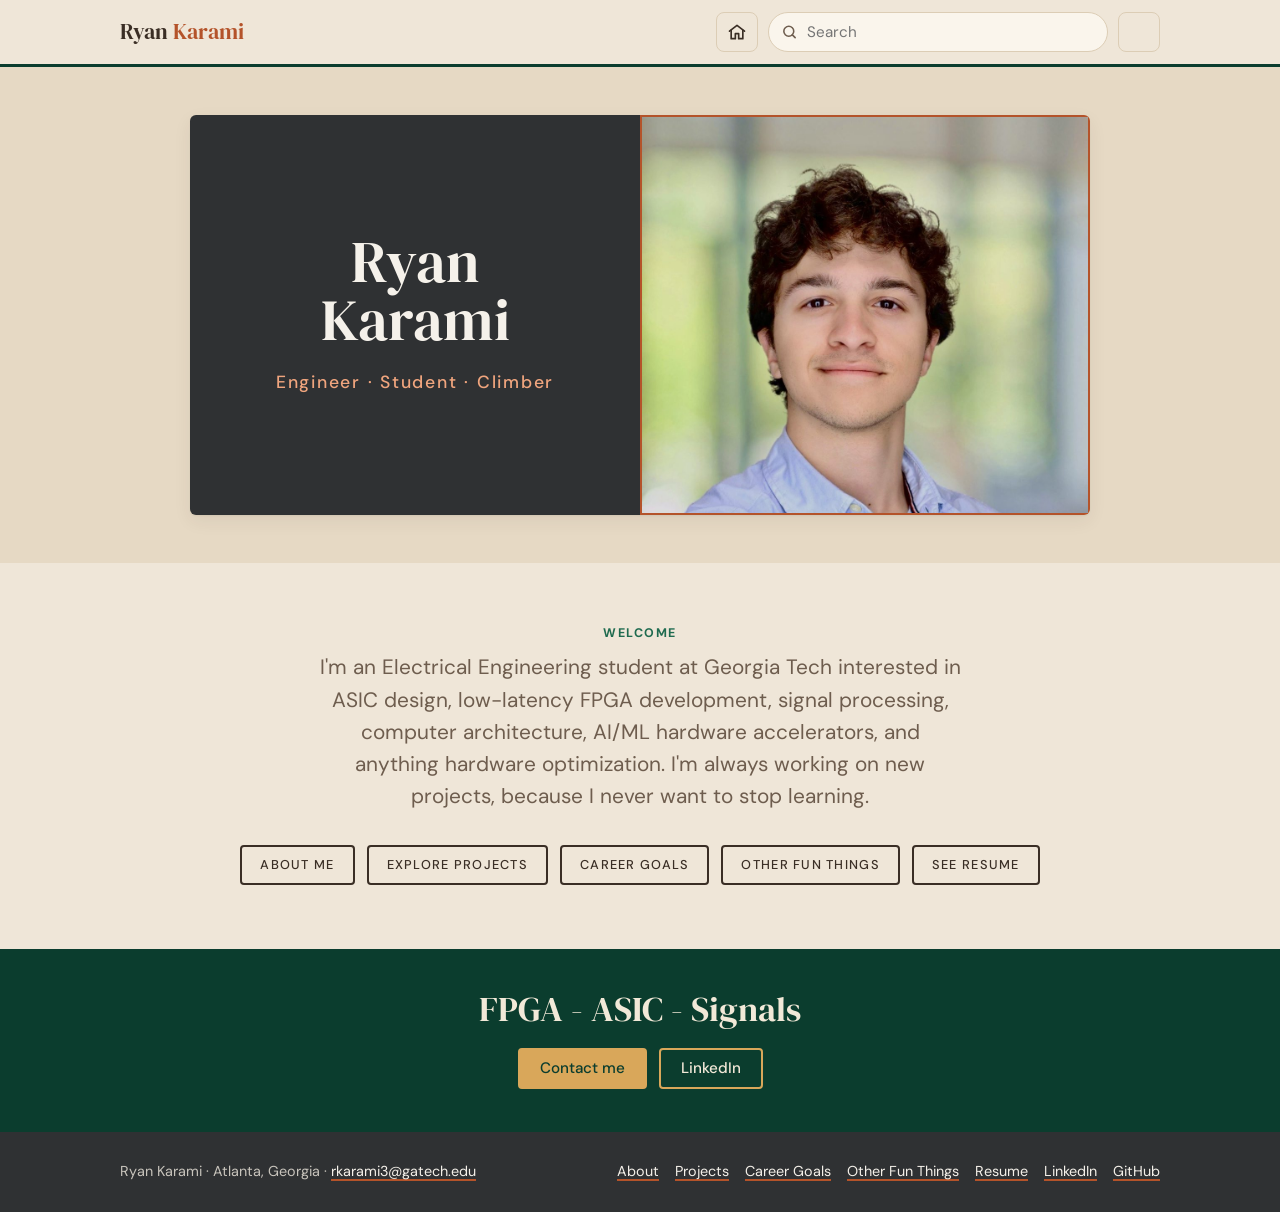
<file: index.html>
<!DOCTYPE html>
<html lang="en">
<head>
<meta charset="utf-8">
<meta name="viewport" content="width=device-width, initial-scale=1">
<title>Ryan Karami</title>
<meta name="description" content="Ryan Karami — Electrical Engineering student at Georgia Tech focused on digital design and verification.">
<link rel="preconnect" href="https://fonts.googleapis.com">
<link rel="preconnect" href="https://fonts.gstatic.com" crossorigin>
<link href="https://fonts.googleapis.com/css2?family=DM+Serif+Display&family=DM+Sans:wght@400;500;700&display=swap" rel="stylesheet">
<link rel="stylesheet" href="assets/css/site.css?v=202611211400">
</head>
<body>
<a class="skip" href="#main">Skip to content</a>
<header class="site-header">
  <div class="wrap">
    <a class="brand" href="index.html">Ryan <span>Karami</span></a>
    <div class="header-tools">
      <a class="home-btn" href="index.html" aria-label="Home" title="Home"><svg viewBox="0 0 24 24" aria-hidden="true"><path d="M3 11l9-7 9 7"/><path d="M5 10v10h5v-6h4v6h5V10"/></svg></a>
      <form class="site-search" role="search" action="#" autocomplete="off">
        <svg class="search-icon" viewBox="0 0 24 24" aria-hidden="true"><circle cx="11" cy="11" r="7"/><path d="M20 20l-4-4"/></svg>
        <input type="search" id="site-search-input" placeholder="Search" aria-label="Search the site" aria-controls="search-results" aria-autocomplete="list">
        <ul class="search-results" id="search-results" role="listbox" hidden></ul>
      </form>
      <button class="menu-btn" type="button" aria-expanded="false" aria-controls="site-nav" aria-label="Open menu"><span></span><span></span><span></span></button>
    </div>
    <ul class="nav" id="site-nav">
<li><a href="index.html" aria-current="page">Home</a></li>
<li><a href="about.html">About</a></li>
<li><a href="projects.html">Projects</a></li>
<li><a href="career.html">Career Goals</a></li>
<li><a href="beyond.html">Other Fun Things</a></li>
<li><a href="resume.html">Resume</a></li>
    </ul>
  </div>
</header>
<main id="main">
<section class="home-hero">
  <div class="wrap">
    <div class="hh-grid">
      <div class="hh-name">
        <h1>Ryan<br>Karami</h1>
        <p class="hh-tag">Engineer · Student · Climber</p>
      </div>
      <div class="photo-slot hh-photo"><span class="slot-label">Headshot</span><img src="assets/img/headshot.jpg" alt="Portrait of Ryan Karami" style="object-position:center 28%" loading="lazy"></div>
    </div>
  </div>
</section>

<section class="section-block">
  <div class="wrap center">
    <p class="eyebrow">Welcome</p>
    <p class="home-lead">I'm an Electrical Engineering student at Georgia Tech interested in ASIC design, low-latency FPGA development, signal processing, computer architecture, AI/ML hardware accelerators, and anything hardware optimization. I'm always working on new projects, because I never want to stop learning.</p>
    <div class="stack-btns" style="margin-top:28px">
      <a class="btn outline" href="about.html">About me</a>
      <a class="btn outline" href="projects.html">Explore projects</a>
      <a class="btn outline" href="career.html">Career goals</a>
      <a class="btn outline" href="beyond.html">Other fun things</a>
      <a class="btn outline" href="resume.html">See resume</a>
    </div>
  </div>
</section>

<section class="home-intro">
  <div class="hi-text">
    <h2>FPGA - ASIC - Signals</h2>
    <div class="btns">
      <a class="btn primary" href="mailto:rkarami3@gatech.edu">Contact me</a>
      <a class="btn ghost" href="https://www.linkedin.com/in/ryan-karami">LinkedIn</a>
    </div>
  </div>
</section>
</main>
<footer class="site-footer">
  <div class="wrap">
    <span>Ryan Karami · Atlanta, Georgia · <a href="mailto:rkarami3@gatech.edu">rkarami3@gatech.edu</a></span>
    <nav aria-label="Footer"><a href="about.html">About</a> <a href="projects.html">Projects</a> <a href="career.html">Career Goals</a> <a href="beyond.html">Other Fun Things</a> <a href="resume.html">Resume</a> <a href="https://www.linkedin.com/in/ryan-karami">LinkedIn</a> <a href="https://github.com/Soupchef1">GitHub</a></nav>
  </div>
</footer>
<script src="assets/js/site.js?v=202611100040" defer></script>
</body>
</html>
</file>
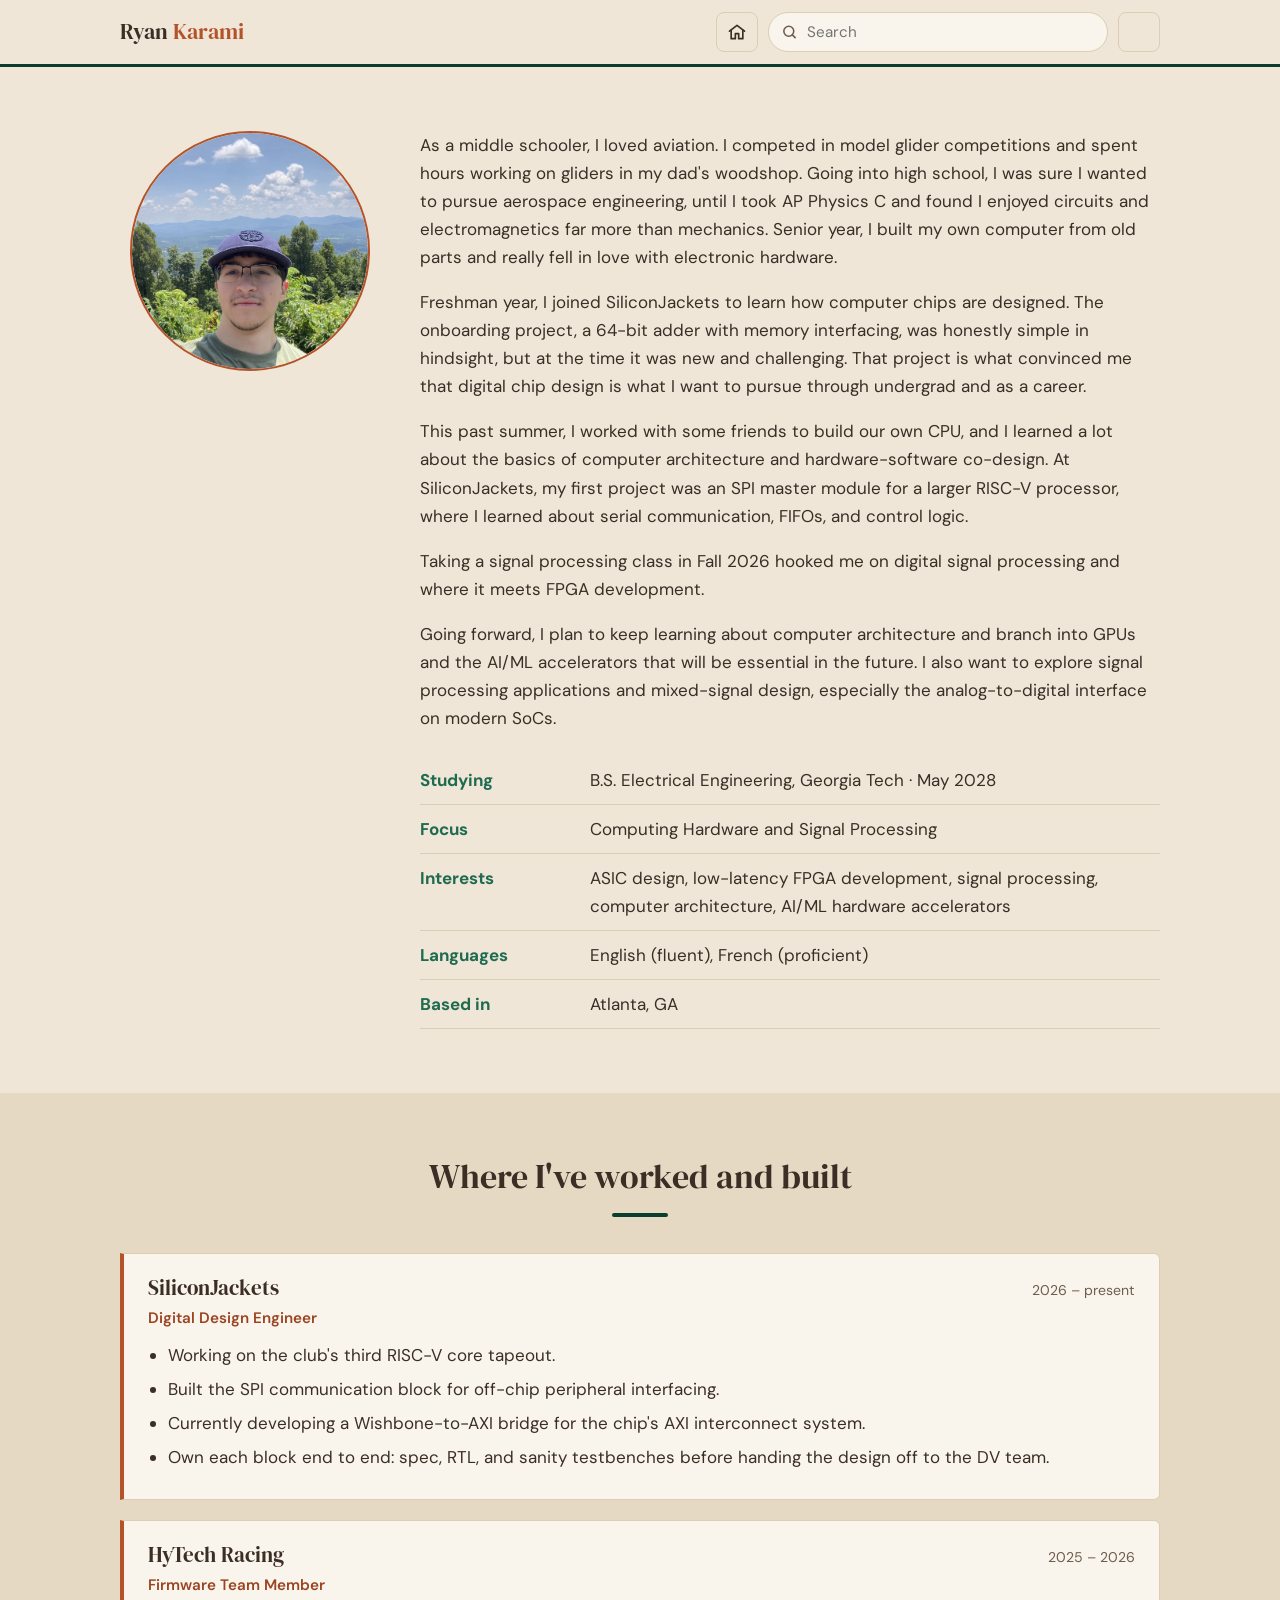
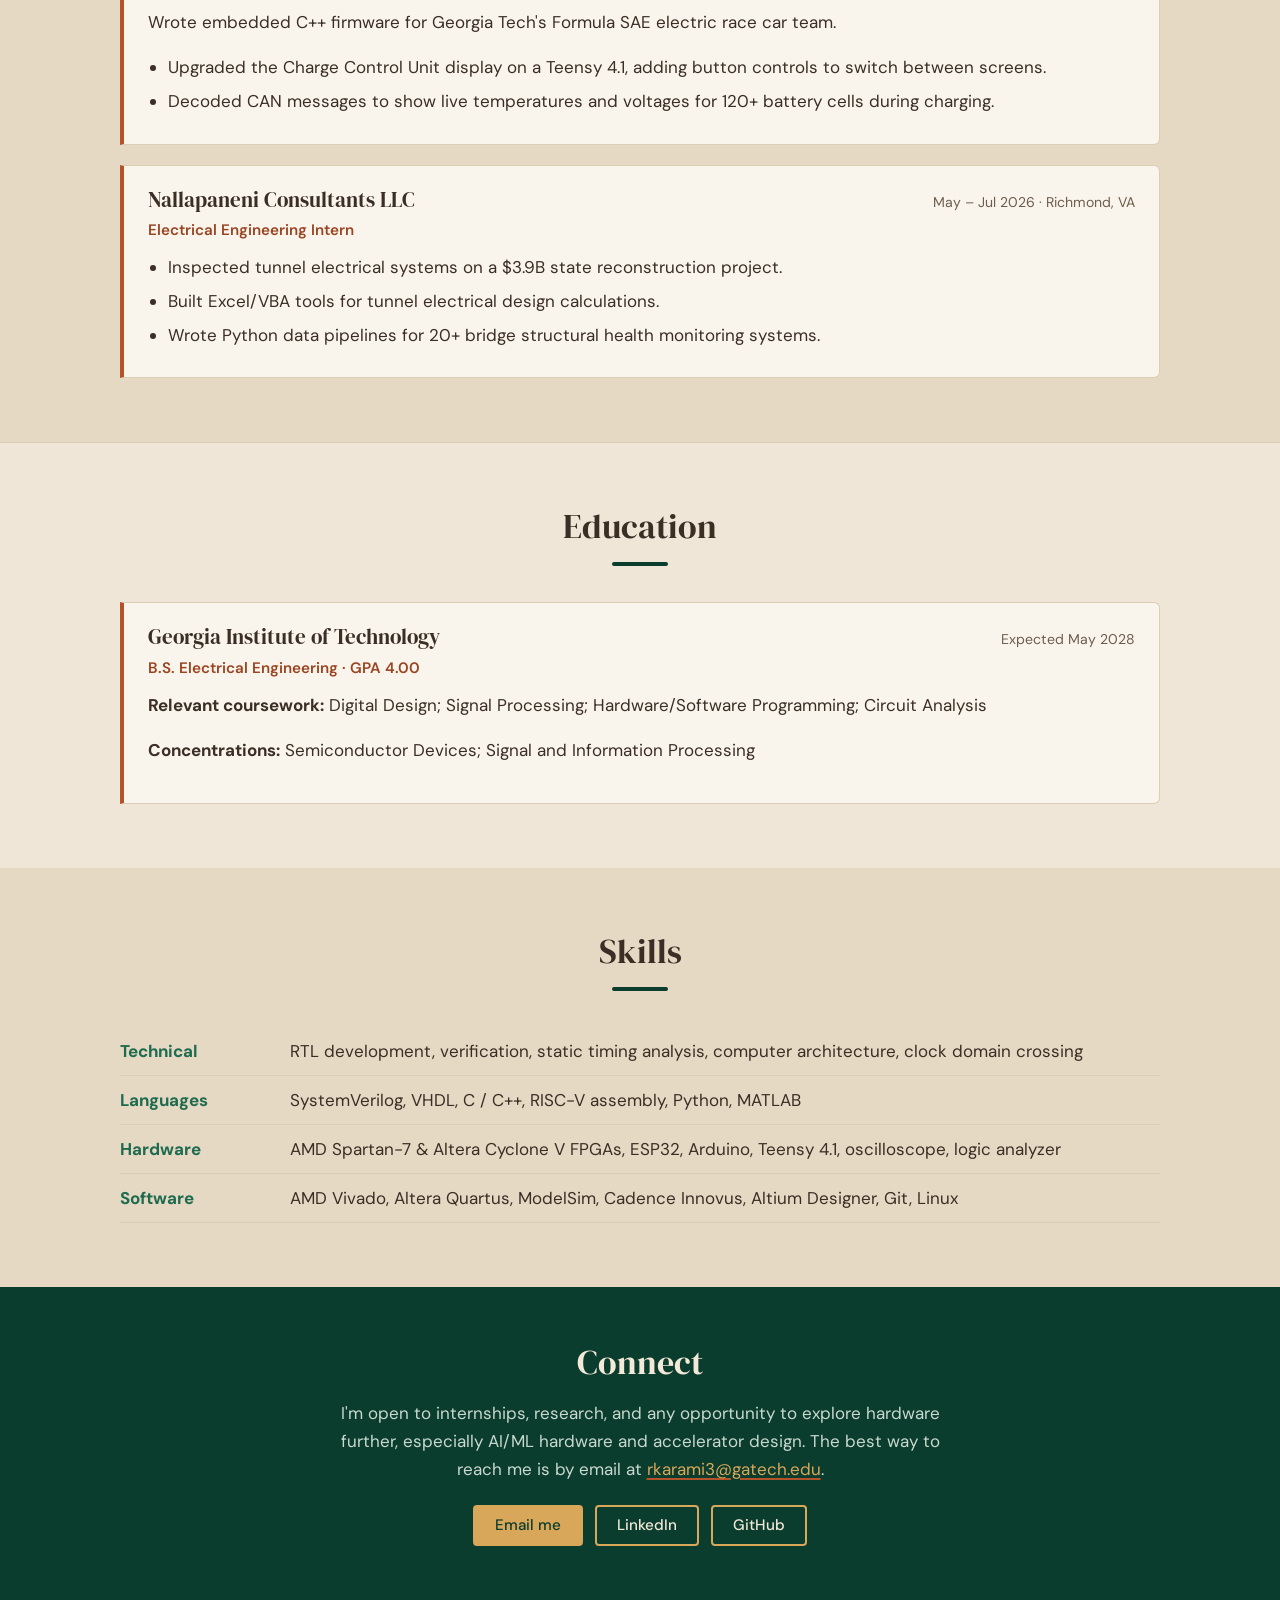
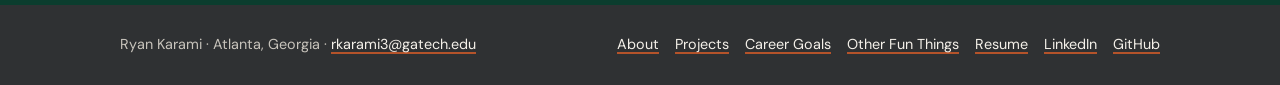
<file: about.html>
<!DOCTYPE html>
<html lang="en">
<head>
<meta charset="utf-8">
<meta name="viewport" content="width=device-width, initial-scale=1">
<title>About · Ryan Karami</title>
<meta name="description" content="Ryan Karami — Electrical Engineering student at Georgia Tech focused on digital design and verification.">
<link rel="preconnect" href="https://fonts.googleapis.com">
<link rel="preconnect" href="https://fonts.gstatic.com" crossorigin>
<link href="https://fonts.googleapis.com/css2?family=DM+Serif+Display&family=DM+Sans:wght@400;500;700&display=swap" rel="stylesheet">
<link rel="stylesheet" href="assets/css/site.css?v=202611211400">
</head>
<body>
<a class="skip" href="#main">Skip to content</a>
<header class="site-header">
  <div class="wrap">
    <a class="brand" href="index.html">Ryan <span>Karami</span></a>
    <div class="header-tools">
      <a class="home-btn" href="index.html" aria-label="Home" title="Home"><svg viewBox="0 0 24 24" aria-hidden="true"><path d="M3 11l9-7 9 7"/><path d="M5 10v10h5v-6h4v6h5V10"/></svg></a>
      <form class="site-search" role="search" action="#" autocomplete="off">
        <svg class="search-icon" viewBox="0 0 24 24" aria-hidden="true"><circle cx="11" cy="11" r="7"/><path d="M20 20l-4-4"/></svg>
        <input type="search" id="site-search-input" placeholder="Search" aria-label="Search the site" aria-controls="search-results" aria-autocomplete="list">
        <ul class="search-results" id="search-results" role="listbox" hidden></ul>
      </form>
      <button class="menu-btn" type="button" aria-expanded="false" aria-controls="site-nav" aria-label="Open menu"><span></span><span></span><span></span></button>
    </div>
    <ul class="nav" id="site-nav">
<li><a href="index.html">Home</a></li>
<li><a href="about.html" aria-current="page">About</a></li>
<li><a href="projects.html">Projects</a></li>
<li><a href="career.html">Career Goals</a></li>
<li><a href="beyond.html">Other Fun Things</a></li>
<li><a href="resume.html">Resume</a></li>
    </ul>
  </div>
</header>
<main id="main">
<section class="section-block">
  <div class="wrap split">
    <div class="aside"><div class="photo-slot headshot"><span class="slot-label">Headshot</span><img src="assets/img/about-headshot.jpg" alt="Ryan Karami at a mountain overlook" style="object-position:center 45%" loading="lazy"></div></div>
    <div>
      <div class="bio">
        <p>As a middle schooler, I loved aviation. I competed in model glider competitions and spent hours working on gliders in my dad's woodshop. Going into high school, I was sure I wanted to pursue aerospace engineering, until I took AP Physics C and found I enjoyed circuits and electromagnetics far more than mechanics. Senior year, I built my own computer from old parts and really fell in love with electronic hardware.</p>
        <p>Freshman year, I joined SiliconJackets to learn how computer chips are designed. The onboarding project, a 64-bit adder with memory interfacing, was honestly simple in hindsight, but at the time it was new and challenging. That project is what convinced me that digital chip design is what I want to pursue through undergrad and as a career.</p>
        <p>This past summer, I worked with some friends to build our own CPU, and I learned a lot about the basics of computer architecture and hardware-software co-design. At SiliconJackets, my first project was an SPI master module for a larger RISC-V processor, where I learned about serial communication, FIFOs, and control logic.</p>
        <p>Taking a signal processing class in Fall 2026 hooked me on digital signal processing and where it meets FPGA development.</p>
        <p>Going forward, I plan to keep learning about computer architecture and branch into GPUs and the AI/ML accelerators that will be essential in the future. I also want to explore signal processing applications and mixed-signal design, especially the analog-to-digital interface on modern SoCs.</p>
      </div>
      <table class="kv">
        <tr><th>Studying</th><td>B.S. Electrical Engineering, Georgia Tech · May 2028</td></tr>
        <tr><th>Focus</th><td>Computing Hardware and Signal Processing</td></tr>
        <tr><th>Interests</th><td>ASIC design, low-latency FPGA development, signal processing, computer architecture, AI/ML hardware accelerators</td></tr>
        <tr><th>Languages</th><td>English (fluent), French (proficient)</td></tr>
        <tr><th>Based in</th><td>Atlanta, GA</td></tr>
      </table>
    </div>
  </div>
</section>

<section class="section-block alt">
  <div class="wrap">
    <div class="section-title"><h2>Where I've worked and built</h2><hr class="rule"></div>
    <div class="entries">
      <div class="entry">
        <div class="entry-top"><h3>SiliconJackets</h3><span class="when">2026 – present</span></div>
        <div class="role">Digital Design Engineer</div>
        <ul>
          <li>Working on the club's third RISC-V core tapeout.</li>
          <li>Built the SPI communication block for off-chip peripheral interfacing.</li>
          <li>Currently developing a Wishbone-to-AXI bridge for the chip's AXI interconnect system.</li>
          <li>Own each block end to end: spec, RTL, and sanity testbenches before handing the design off to the DV team.</li>
        </ul>
      </div>
      <div class="entry">
        <div class="entry-top"><h3>HyTech Racing</h3><span class="when">2025 – 2026</span></div>
        <div class="role">Firmware Team Member</div>
        <p>Wrote embedded C++ firmware for Georgia Tech's Formula SAE electric race car team.</p>
        <ul>
          <li>Upgraded the Charge Control Unit display on a Teensy 4.1, adding button controls to switch between screens.</li>
          <li>Decoded CAN messages to show live temperatures and voltages for 120+ battery cells during charging.</li>
        </ul>
      </div>
      <div class="entry">
        <div class="entry-top"><h3>Nallapaneni Consultants LLC</h3><span class="when">May – Jul 2026 · Richmond, VA</span></div>
        <div class="role">Electrical Engineering Intern</div>
        <ul>
          <li>Inspected tunnel electrical systems on a $3.9B state reconstruction project.</li>
          <li>Built Excel/VBA tools for tunnel electrical design calculations.</li>
          <li>Wrote Python data pipelines for 20+ bridge structural health monitoring systems.</li>
        </ul>
      </div>
    </div>
  </div>
</section>

<section class="section-block">
  <div class="wrap">
    <div class="section-title"><h2>Education</h2><hr class="rule"></div>
    <div class="entries">
      <div class="entry">
        <div class="entry-top"><h3>Georgia Institute of Technology</h3><span class="when">Expected May 2028</span></div>
        <div class="role">B.S. Electrical Engineering · GPA 4.00</div>
        <p><strong>Relevant coursework:</strong> Digital Design; Signal Processing; Hardware/Software Programming; Circuit Analysis</p>
        <p class="mt-0"><strong>Concentrations:</strong> Semiconductor Devices; Signal and Information Processing</p>
      </div>
    </div>
  </div>
</section>

<section class="section-block alt">
  <div class="wrap">
    <div class="section-title"><h2>Skills</h2><hr class="rule"></div>
    <table class="kv">
      <tr><th>Technical</th><td>RTL development, verification, static timing analysis, computer architecture, clock domain crossing</td></tr>
      <tr><th>Languages</th><td>SystemVerilog, VHDL, C / C++, RISC-V assembly, Python, MATLAB</td></tr>
      <tr><th>Hardware</th><td>AMD Spartan-7 &amp; Altera Cyclone V FPGAs, ESP32, Arduino, Teensy 4.1, oscilloscope, logic analyzer</td></tr>
      <tr><th>Software</th><td>AMD Vivado, Altera Quartus, ModelSim, Cadence Innovus, Altium Designer, Git, Linux</td></tr>
    </table>
  </div>
</section>
<section class="cta">
  <div class="wrap">
    <h2>Connect</h2>
    <p>I'm open to internships, research, and any opportunity to explore hardware further, especially AI/ML hardware and accelerator design. The best way to reach me is by email at <a href="mailto:rkarami3@gatech.edu" style="color:var(--copper)">rkarami3@gatech.edu</a>.</p>
    <div class="btns">
      <a class="btn primary" href="mailto:rkarami3@gatech.edu">Email me</a>
      <a class="btn ghost" href="https://www.linkedin.com/in/ryan-karami">LinkedIn</a>
      <a class="btn ghost" href="https://github.com/Soupchef1">GitHub</a>
    </div>
  </div>
</section>
</main>
<footer class="site-footer">
  <div class="wrap">
    <span>Ryan Karami · Atlanta, Georgia · <a href="mailto:rkarami3@gatech.edu">rkarami3@gatech.edu</a></span>
    <nav aria-label="Footer"><a href="about.html">About</a> <a href="projects.html">Projects</a> <a href="career.html">Career Goals</a> <a href="beyond.html">Other Fun Things</a> <a href="resume.html">Resume</a> <a href="https://www.linkedin.com/in/ryan-karami">LinkedIn</a> <a href="https://github.com/Soupchef1">GitHub</a></nav>
  </div>
</footer>
<script src="assets/js/site.js?v=202611100040" defer></script>
</body>
</html>
</file>
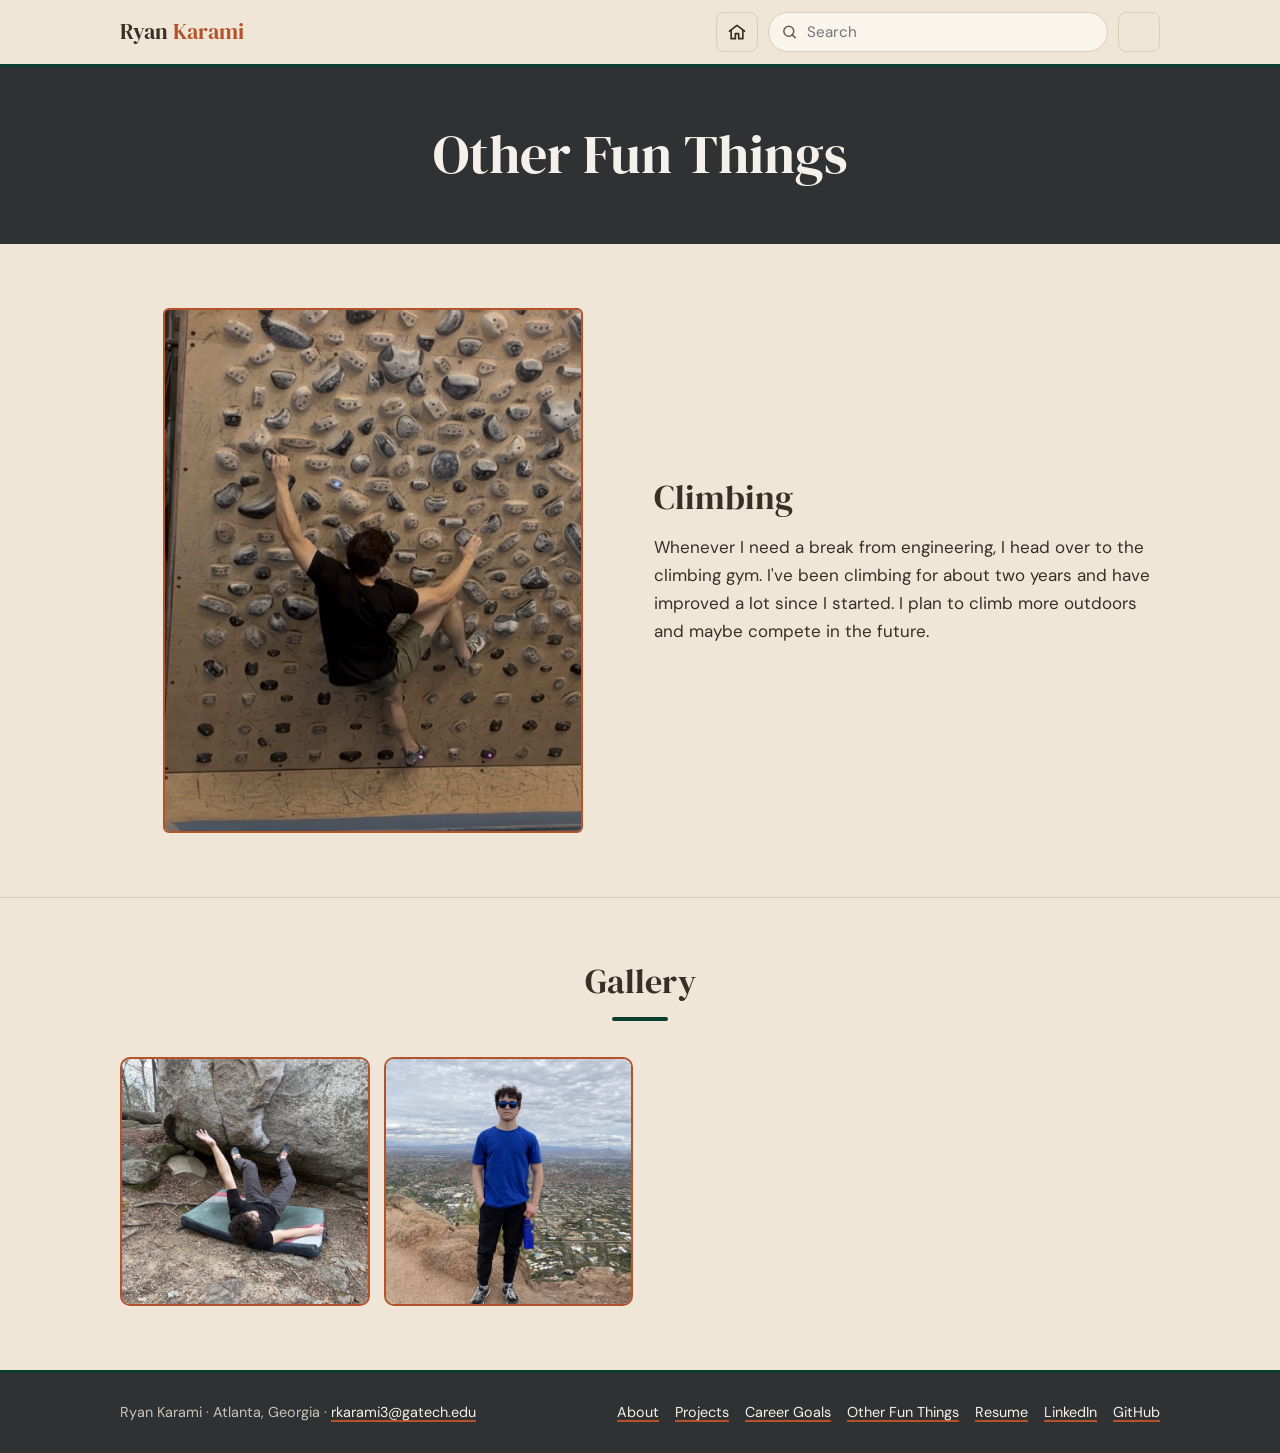
<file: beyond.html>
<!DOCTYPE html>
<html lang="en">
<head>
<meta charset="utf-8">
<meta name="viewport" content="width=device-width, initial-scale=1">
<title>Other Fun Things · Ryan Karami</title>
<meta name="description" content="Ryan Karami — Electrical Engineering student at Georgia Tech focused on digital design and verification.">
<link rel="preconnect" href="https://fonts.googleapis.com">
<link rel="preconnect" href="https://fonts.gstatic.com" crossorigin>
<link href="https://fonts.googleapis.com/css2?family=DM+Serif+Display&family=DM+Sans:wght@400;500;700&display=swap" rel="stylesheet">
<link rel="stylesheet" href="assets/css/site.css?v=202611211400">
</head>
<body>
<a class="skip" href="#main">Skip to content</a>
<header class="site-header">
  <div class="wrap">
    <a class="brand" href="index.html">Ryan <span>Karami</span></a>
    <div class="header-tools">
      <a class="home-btn" href="index.html" aria-label="Home" title="Home"><svg viewBox="0 0 24 24" aria-hidden="true"><path d="M3 11l9-7 9 7"/><path d="M5 10v10h5v-6h4v6h5V10"/></svg></a>
      <form class="site-search" role="search" action="#" autocomplete="off">
        <svg class="search-icon" viewBox="0 0 24 24" aria-hidden="true"><circle cx="11" cy="11" r="7"/><path d="M20 20l-4-4"/></svg>
        <input type="search" id="site-search-input" placeholder="Search" aria-label="Search the site" aria-controls="search-results" aria-autocomplete="list">
        <ul class="search-results" id="search-results" role="listbox" hidden></ul>
      </form>
      <button class="menu-btn" type="button" aria-expanded="false" aria-controls="site-nav" aria-label="Open menu"><span></span><span></span><span></span></button>
    </div>
    <ul class="nav" id="site-nav">
<li><a href="index.html">Home</a></li>
<li><a href="about.html">About</a></li>
<li><a href="projects.html">Projects</a></li>
<li><a href="career.html">Career Goals</a></li>
<li><a href="beyond.html" aria-current="page">Other Fun Things</a></li>
<li><a href="resume.html">Resume</a></li>
    </ul>
  </div>
</header>
<main id="main">
<section class="page-hero">
  <div class="wrap">
    <h1>Other Fun Things</h1>
  </div>
</section>
<section class="section-block">
  <div class="wrap"><div class="interest">
    <div class="photo-slot tall"><span class="slot-label">Climbing photo</span><img src="assets/img/climbing-gym.jpg" alt="Ryan bouldering on a gym training wall" style="object-position:center 40%" loading="lazy"></div>
    <div><h2>Climbing</h2><p>Whenever I need a break from engineering, I head over to the climbing gym. I've been climbing for about two years and have improved a lot since I started. I plan to climb more outdoors and maybe compete in the future.</p></div>
  </div></div>
</section>
<section class="section-block">
  <div class="wrap">
    <div class="section-title"><h2>Gallery</h2><hr class="rule"></div>
    <div class="gallery"><div class="photo-slot "><span class="slot-label">Photo</span><img src="assets/img/climbing-outdoor.jpg" alt="Ryan falling onto a crash pad below an outdoor granite boulder" style="object-position:center 60%" loading="lazy"></div><div class="photo-slot "><span class="slot-label">Photo</span><img src="assets/img/hike-arizona.jpg" alt="Ryan at a desert summit overlooking a city" style="object-position:center 40%" loading="lazy"></div></div>
  </div>
</section>
</main>
<footer class="site-footer">
  <div class="wrap">
    <span>Ryan Karami · Atlanta, Georgia · <a href="mailto:rkarami3@gatech.edu">rkarami3@gatech.edu</a></span>
    <nav aria-label="Footer"><a href="about.html">About</a> <a href="projects.html">Projects</a> <a href="career.html">Career Goals</a> <a href="beyond.html">Other Fun Things</a> <a href="resume.html">Resume</a> <a href="https://www.linkedin.com/in/ryan-karami">LinkedIn</a> <a href="https://github.com/Soupchef1">GitHub</a></nav>
  </div>
</footer>
<script src="assets/js/site.js?v=202611100040" defer></script>
</body>
</html>
</file>
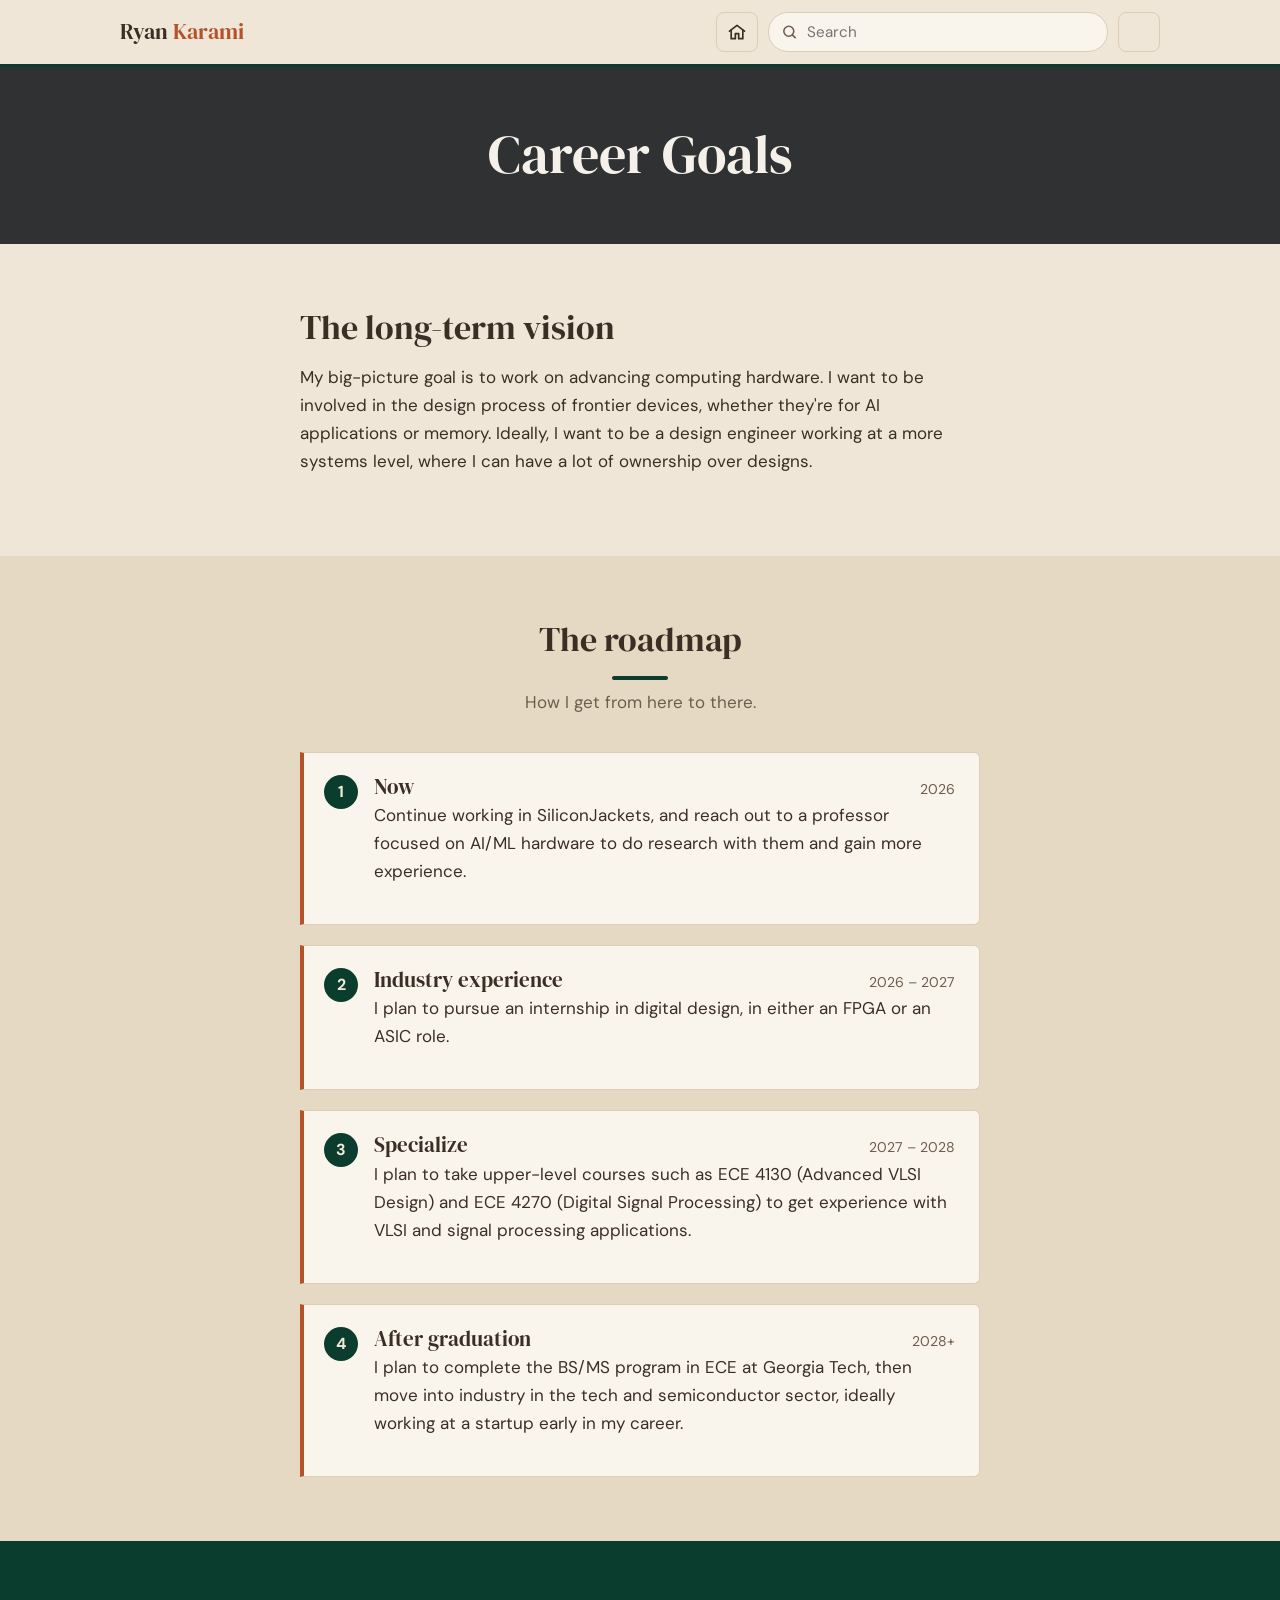
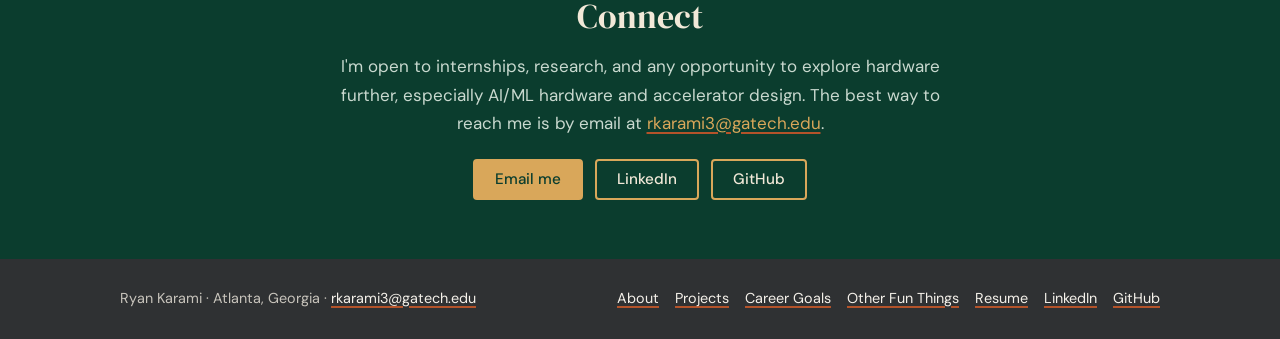
<file: career.html>
<!DOCTYPE html>
<html lang="en">
<head>
<meta charset="utf-8">
<meta name="viewport" content="width=device-width, initial-scale=1">
<title>Career Goals · Ryan Karami</title>
<meta name="description" content="Ryan Karami — Electrical Engineering student at Georgia Tech focused on digital design and verification.">
<link rel="preconnect" href="https://fonts.googleapis.com">
<link rel="preconnect" href="https://fonts.gstatic.com" crossorigin>
<link href="https://fonts.googleapis.com/css2?family=DM+Serif+Display&family=DM+Sans:wght@400;500;700&display=swap" rel="stylesheet">
<link rel="stylesheet" href="assets/css/site.css?v=202611211400">
</head>
<body>
<a class="skip" href="#main">Skip to content</a>
<header class="site-header">
  <div class="wrap">
    <a class="brand" href="index.html">Ryan <span>Karami</span></a>
    <div class="header-tools">
      <a class="home-btn" href="index.html" aria-label="Home" title="Home"><svg viewBox="0 0 24 24" aria-hidden="true"><path d="M3 11l9-7 9 7"/><path d="M5 10v10h5v-6h4v6h5V10"/></svg></a>
      <form class="site-search" role="search" action="#" autocomplete="off">
        <svg class="search-icon" viewBox="0 0 24 24" aria-hidden="true"><circle cx="11" cy="11" r="7"/><path d="M20 20l-4-4"/></svg>
        <input type="search" id="site-search-input" placeholder="Search" aria-label="Search the site" aria-controls="search-results" aria-autocomplete="list">
        <ul class="search-results" id="search-results" role="listbox" hidden></ul>
      </form>
      <button class="menu-btn" type="button" aria-expanded="false" aria-controls="site-nav" aria-label="Open menu"><span></span><span></span><span></span></button>
    </div>
    <ul class="nav" id="site-nav">
<li><a href="index.html">Home</a></li>
<li><a href="about.html">About</a></li>
<li><a href="projects.html">Projects</a></li>
<li><a href="career.html" aria-current="page">Career Goals</a></li>
<li><a href="beyond.html">Other Fun Things</a></li>
<li><a href="resume.html">Resume</a></li>
    </ul>
  </div>
</header>
<main id="main">
<section class="page-hero">
  <div class="wrap">
    <h1>Career Goals</h1>
  </div>
</section>
<section class="section-block">
  <div class="wrap read">
    <h2>The long-term vision</h2>
    <p>My big-picture goal is to work on advancing computing hardware. I want to be involved in the design process of frontier devices, whether they're for AI applications or memory. Ideally, I want to be a design engineer working at a more systems level, where I can have a lot of ownership over designs.</p>
  </div>
</section>
<section class="section-block alt">
  <div class="wrap read">
    <div class="section-title"><h2>The roadmap</h2><hr class="rule"><p>How I get from here to there.</p></div>
    <div class="steps">
      <div class="entry"><div class="entry-top"><h3>Now</h3><span class="when">2026</span></div><p>Continue working in SiliconJackets, and reach out to a professor focused on AI/ML hardware to do research with them and gain more experience.</p></div>
      <div class="entry"><div class="entry-top"><h3>Industry experience</h3><span class="when">2026 – 2027</span></div><p>I plan to pursue an internship in digital design, in either an FPGA or an ASIC role.</p></div>
      <div class="entry"><div class="entry-top"><h3>Specialize</h3><span class="when">2027 – 2028</span></div><p>I plan to take upper-level courses such as ECE 4130 (Advanced VLSI Design) and ECE 4270 (Digital Signal Processing) to get experience with VLSI and signal processing applications.</p></div>
      <div class="entry"><div class="entry-top"><h3>After graduation</h3><span class="when">2028+</span></div><p>I plan to complete the BS/MS program in ECE at Georgia Tech, then move into industry in the tech and semiconductor sector, ideally working at a startup early in my career.</p></div>
    </div>
  </div>
</section>
<section class="cta">
  <div class="wrap">
    <h2>Connect</h2>
    <p>I'm open to internships, research, and any opportunity to explore hardware further, especially AI/ML hardware and accelerator design. The best way to reach me is by email at <a href="mailto:rkarami3@gatech.edu" style="color:var(--copper)">rkarami3@gatech.edu</a>.</p>
    <div class="btns">
      <a class="btn primary" href="mailto:rkarami3@gatech.edu">Email me</a>
      <a class="btn ghost" href="https://www.linkedin.com/in/ryan-karami">LinkedIn</a>
      <a class="btn ghost" href="https://github.com/Soupchef1">GitHub</a>
    </div>
  </div>
</section>
</main>
<footer class="site-footer">
  <div class="wrap">
    <span>Ryan Karami · Atlanta, Georgia · <a href="mailto:rkarami3@gatech.edu">rkarami3@gatech.edu</a></span>
    <nav aria-label="Footer"><a href="about.html">About</a> <a href="projects.html">Projects</a> <a href="career.html">Career Goals</a> <a href="beyond.html">Other Fun Things</a> <a href="resume.html">Resume</a> <a href="https://www.linkedin.com/in/ryan-karami">LinkedIn</a> <a href="https://github.com/Soupchef1">GitHub</a></nav>
  </div>
</footer>
<script src="assets/js/site.js?v=202611100040" defer></script>
</body>
</html>
</file>
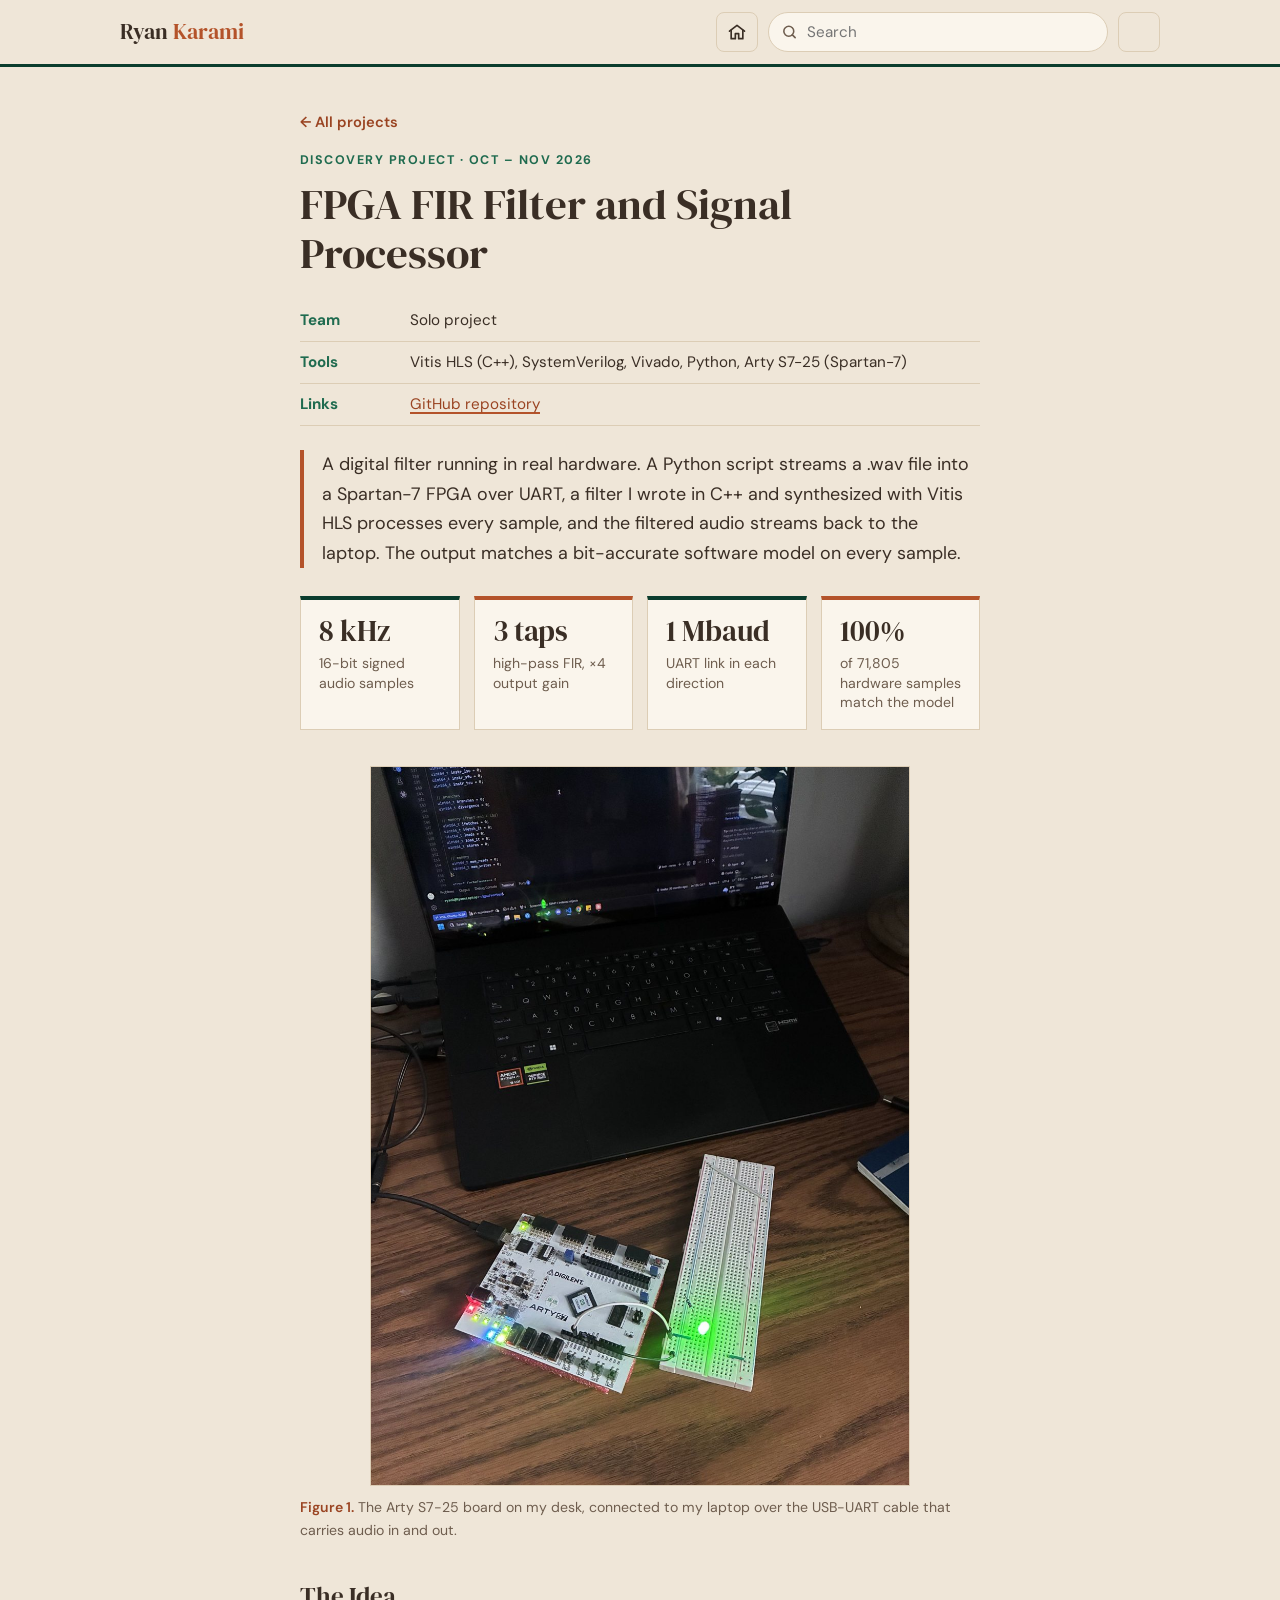
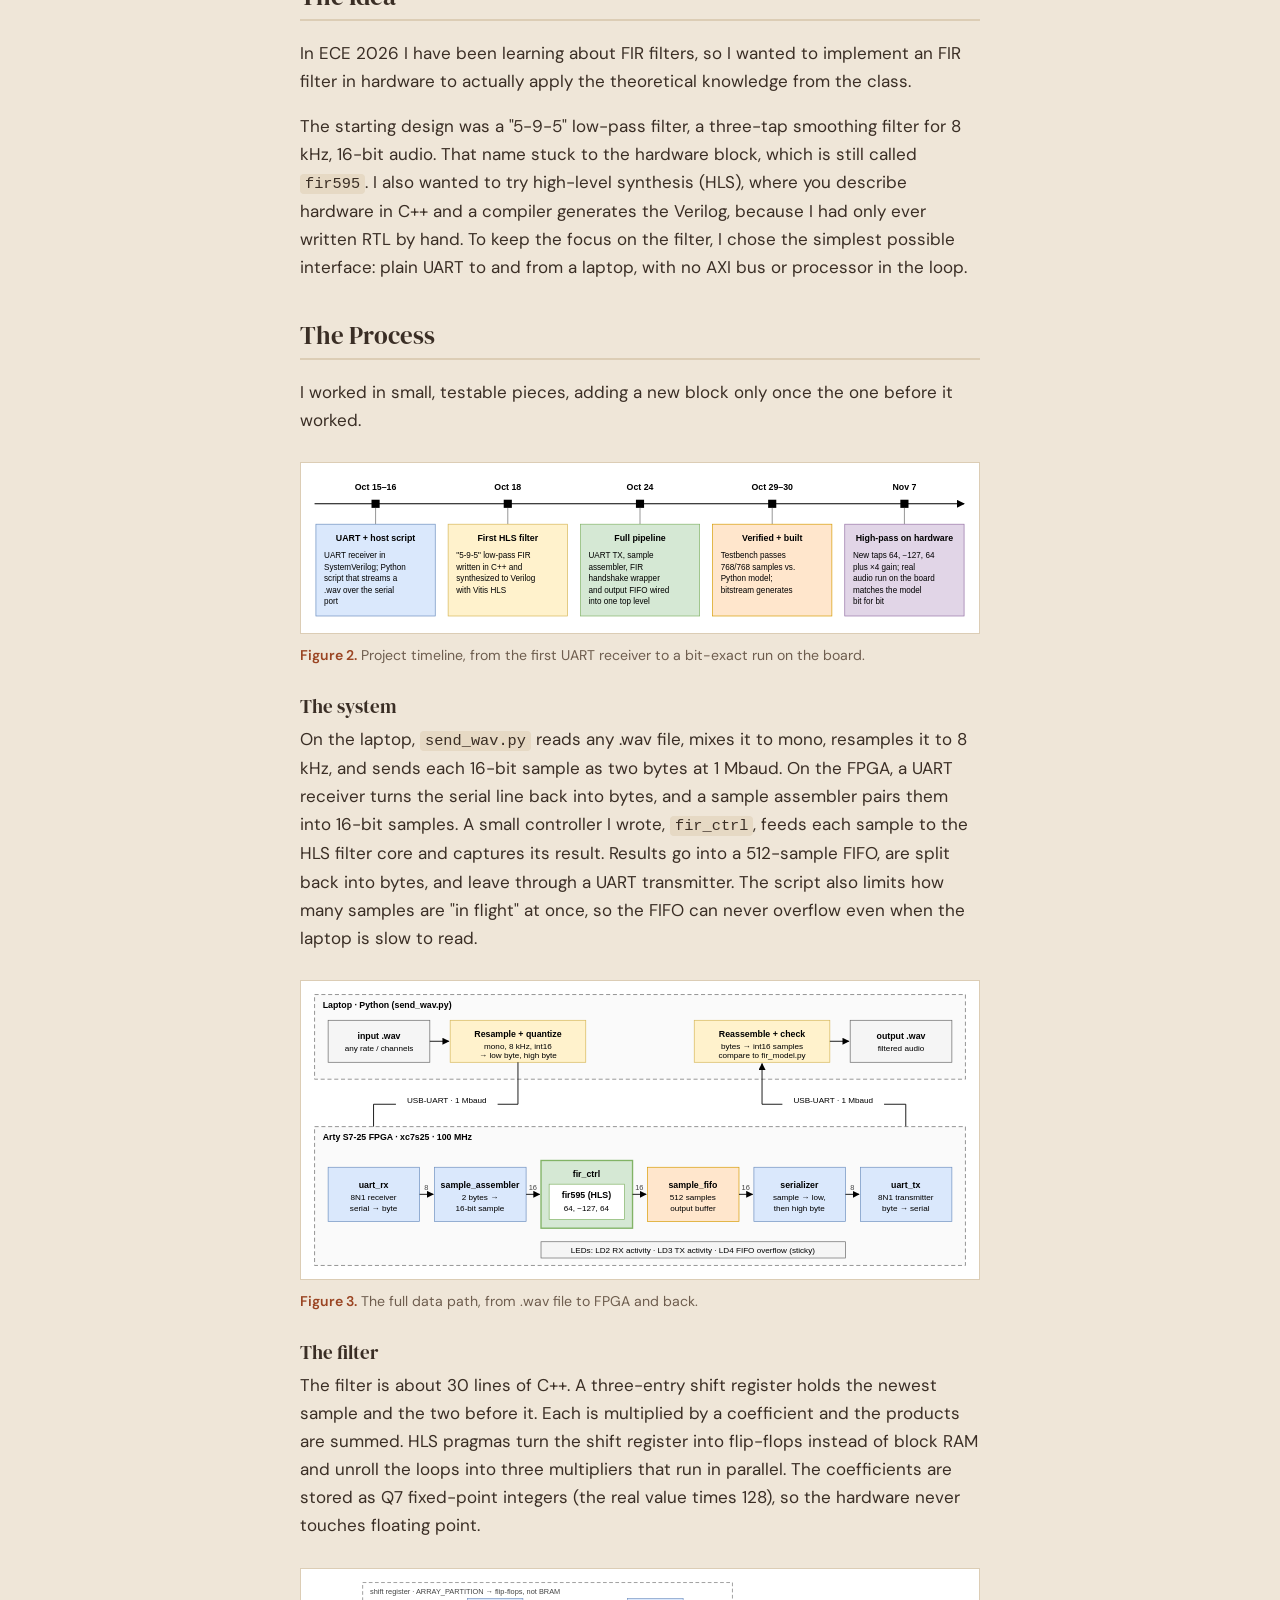
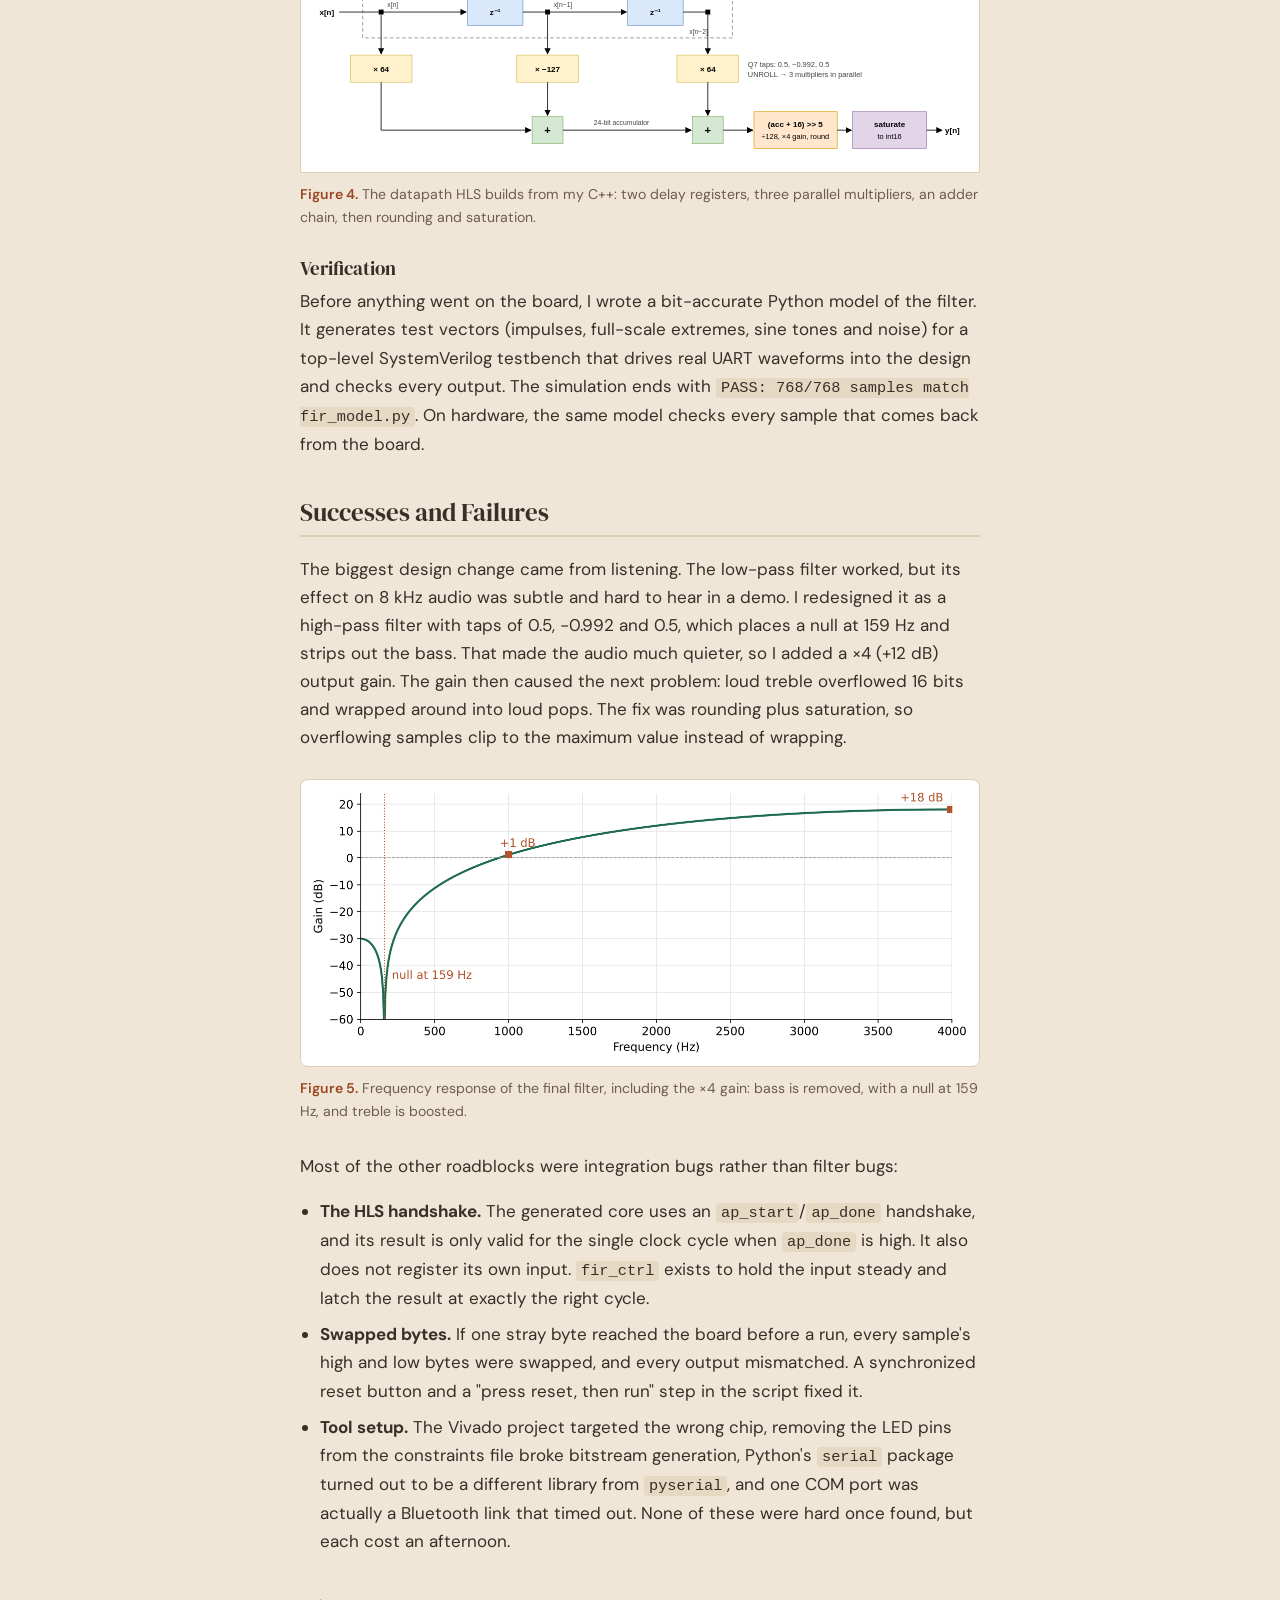
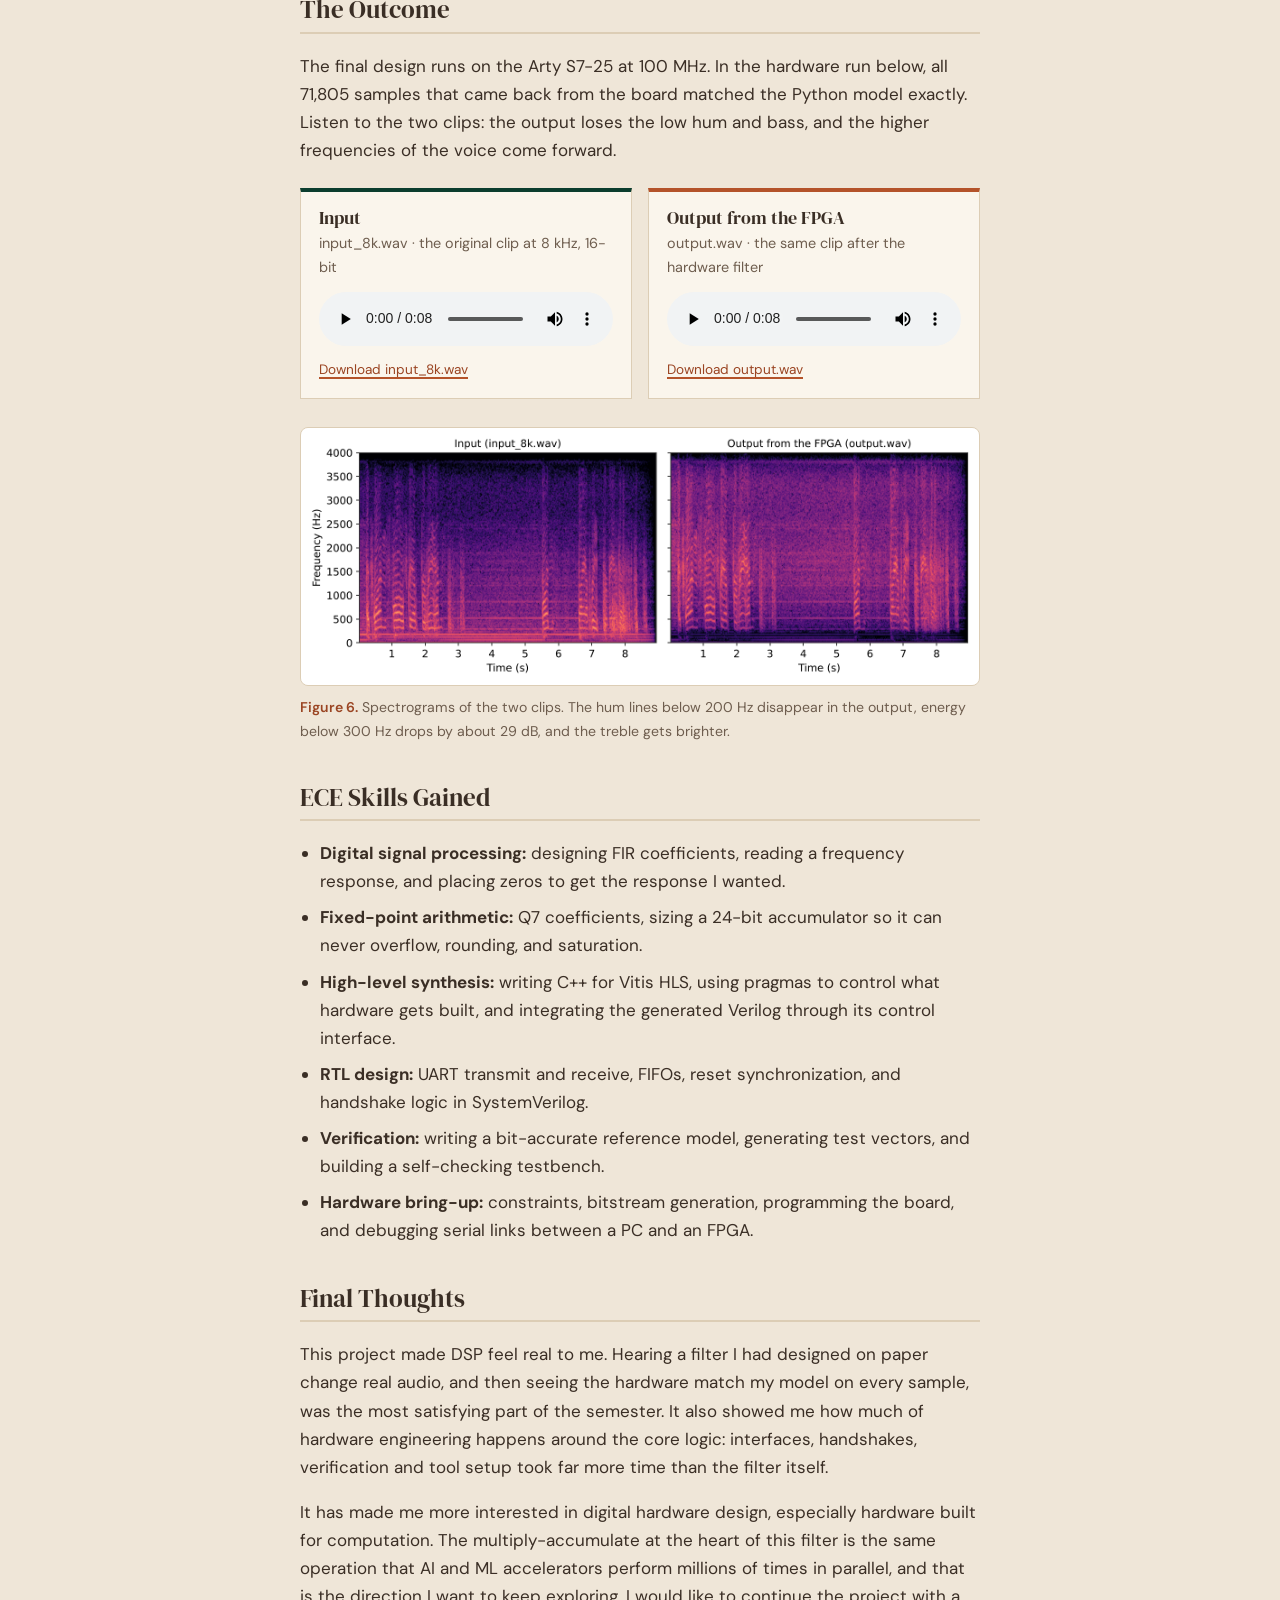
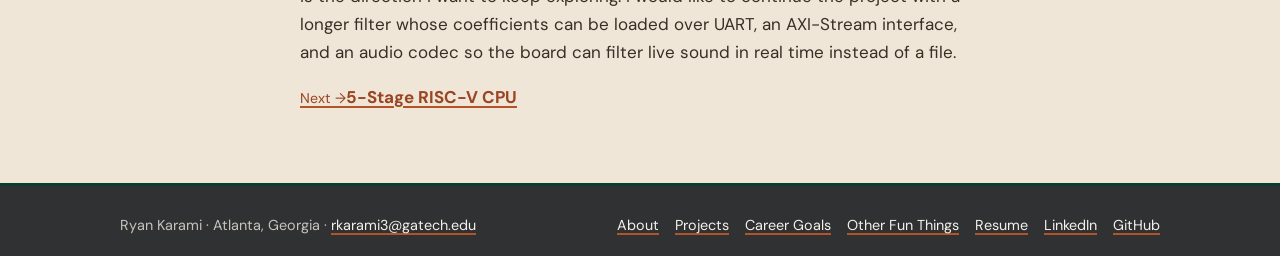
<file: project-fir-filter.html>
<!DOCTYPE html>
<html lang="en">
<head>
<meta charset="utf-8">
<meta name="viewport" content="width=device-width, initial-scale=1">
<title>FPGA FIR Filter · Ryan Karami</title>
<meta name="description" content="Ryan Karami — Electrical Engineering student at Georgia Tech focused on digital design and verification.">
<link rel="preconnect" href="https://fonts.googleapis.com">
<link rel="preconnect" href="https://fonts.gstatic.com" crossorigin>
<link href="https://fonts.googleapis.com/css2?family=DM+Serif+Display&family=DM+Sans:wght@400;500;700&display=swap" rel="stylesheet">
<link rel="stylesheet" href="assets/css/site.css?v=202611211400">
</head>
<body>
<a class="skip" href="#main">Skip to content</a>
<header class="site-header">
  <div class="wrap">
    <a class="brand" href="index.html">Ryan <span>Karami</span></a>
    <div class="header-tools">
      <a class="home-btn" href="index.html" aria-label="Home" title="Home"><svg viewBox="0 0 24 24" aria-hidden="true"><path d="M3 11l9-7 9 7"/><path d="M5 10v10h5v-6h4v6h5V10"/></svg></a>
      <form class="site-search" role="search" action="#" autocomplete="off">
        <svg class="search-icon" viewBox="0 0 24 24" aria-hidden="true"><circle cx="11" cy="11" r="7"/><path d="M20 20l-4-4"/></svg>
        <input type="search" id="site-search-input" placeholder="Search" aria-label="Search the site" aria-controls="search-results" aria-autocomplete="list">
        <ul class="search-results" id="search-results" role="listbox" hidden></ul>
      </form>
      <button class="menu-btn" type="button" aria-expanded="false" aria-controls="site-nav" aria-label="Open menu"><span></span><span></span><span></span></button>
    </div>
    <ul class="nav" id="site-nav">
<li><a href="index.html">Home</a></li>
<li><a href="about.html">About</a></li>
<li><a href="projects.html" aria-current="page">Projects</a></li>
<li><a href="career.html">Career Goals</a></li>
<li><a href="beyond.html">Other Fun Things</a></li>
<li><a href="resume.html">Resume</a></li>
    </ul>
  </div>
</header>
<main id="main">
<article class="project-page">
  <div class="wrap read">
    <a class="backlink" href="projects.html">← All projects</a>
    <header class="project-head">
      <p class="eyebrow">Discovery Project · Oct – Nov 2026</p>
      <h1>FPGA FIR Filter and Signal Processor</h1>
    </header>
    <table class="projectmeta">
      <tr><th>Team</th><td>Solo project</td></tr>
      <tr><th>Tools</th><td>Vitis HLS (C++), SystemVerilog, Vivado, Python, Arty S7-25 (Spartan-7)</td></tr>
      <tr><th>Links</th><td><a href="https://github.com/Soupchef1/FGPA-FIR-Filter-and-Signal-Processor">GitHub repository</a></td></tr>
    </table>
    <p class="lede">A digital filter running in real hardware. A Python script streams a .wav file into a Spartan-7 FPGA over UART, a filter I wrote in C++ and synthesized with Vitis HLS processes every sample, and the filtered audio streams back to the laptop. The output matches a bit-accurate software model on every sample.</p>
    <div class="readings">
      <div class="reading"><div class="reading-val">8 kHz</div><div class="reading-unit">16-bit signed audio samples</div></div>
      <div class="reading"><div class="reading-val">3 taps</div><div class="reading-unit">high-pass FIR, ×4 output gain</div></div>
      <div class="reading"><div class="reading-val">1 Mbaud</div><div class="reading-unit">UART link in each direction</div></div>
      <div class="reading"><div class="reading-val">100%</div><div class="reading-unit">of 71,805 hardware samples match the model</div></div>
    </div>

    <figure><img class="photo" src="assets/img/fir-board.jpg" alt="Digilent Arty S7-25 FPGA board on a desk, connected to a laptop by USB, with its activity LEDs lit" loading="lazy"><figcaption><span class="fignum">Figure 1.</span>The Arty S7-25 board on my desk, connected to my laptop over the USB-UART cable that carries audio in and out.</figcaption></figure>

    <section class="section"><h2>The Idea</h2>
<p>In ECE 2026 I have been learning about FIR filters, so I wanted to implement an FIR filter in hardware to actually apply the theoretical knowledge from the class.</p>
<p>The starting design was a "5-9-5" low-pass filter, a three-tap smoothing filter for 8 kHz, 16-bit audio. That name stuck to the hardware block, which is still called <code>fir595</code>. I also wanted to try high-level synthesis (HLS), where you describe hardware in C++ and a compiler generates the Verilog, because I had only ever written RTL by hand. To keep the focus on the filter, I chose the simplest possible interface: plain UART to and from a laptop, with no AXI bus or processor in the loop.</p>
    </section>

    <section class="section"><h2>The Process</h2>
<p>I worked in small, testable pieces, adding a new block only once the one before it worked.</p>
<figure><a href="assets/img/fir-timeline.svg" title="Open full size"><img class="diagram" src="assets/img/fir-timeline.svg" alt="Timeline: Oct 15-16 UART receiver and Python host script; Oct 18 first 5-9-5 low-pass filter in Vitis HLS; Oct 24 full UART to FIR to UART pipeline; Oct 29-30 testbench passes 768 of 768 samples and the bitstream builds; Nov 7 high-pass taps with x4 gain verified on hardware" loading="lazy"></a><figcaption><span class="fignum">Figure 2.</span>Project timeline, from the first UART receiver to a bit-exact run on the board.</figcaption></figure>
<h3>The system</h3>
<p>On the laptop, <code>send_wav.py</code> reads any .wav file, mixes it to mono, resamples it to 8 kHz, and sends each 16-bit sample as two bytes at 1 Mbaud. On the FPGA, a UART receiver turns the serial line back into bytes, and a sample assembler pairs them into 16-bit samples. A small controller I wrote, <code>fir_ctrl</code>, feeds each sample to the HLS filter core and captures its result. Results go into a 512-sample FIFO, are split back into bytes, and leave through a UART transmitter. The script also limits how many samples are "in flight" at once, so the FIFO can never overflow even when the laptop is slow to read.</p>
<figure><a href="assets/img/fir-system.svg" title="Open full size"><img class="diagram" src="assets/img/fir-system.svg" alt="Block diagram: on the laptop, input.wav goes to a resample and quantize block, then over USB-UART at 1 Mbaud into the FPGA. In the FPGA: uart_rx, sample_assembler, fir_ctrl containing the fir595 HLS core, a 512-sample FIFO, a serializer and uart_tx, then back over USB-UART to a reassemble and check block and output.wav" loading="lazy"></a><figcaption><span class="fignum">Figure 3.</span>The full data path, from .wav file to FPGA and back.</figcaption></figure>
<h3>The filter</h3>
<p>The filter is about 30 lines of C++. A three-entry shift register holds the newest sample and the two before it. Each is multiplied by a coefficient and the products are summed. HLS pragmas turn the shift register into flip-flops instead of block RAM and unroll the loops into three multipliers that run in parallel. The coefficients are stored as Q7 fixed-point integers (the real value times 128), so the hardware never touches floating point.</p>
<figure><a href="assets/img/fir-datapath.svg" title="Open full size"><img class="diagram" src="assets/img/fir-datapath.svg" alt="FIR datapath: x[n] passes through two z^-1 delay registers; x[n], x[n-1] and x[n-2] are multiplied by 64, -127 and 64, summed in a 24-bit accumulator, rounded and shifted right by 5, saturated to 16 bits, and output as y[n]" loading="lazy"></a><figcaption><span class="fignum">Figure 4.</span>The datapath HLS builds from my C++: two delay registers, three parallel multipliers, an adder chain, then rounding and saturation.</figcaption></figure>
<h3>Verification</h3>
<p>Before anything went on the board, I wrote a bit-accurate Python model of the filter. It generates test vectors (impulses, full-scale extremes, sine tones and noise) for a top-level SystemVerilog testbench that drives real UART waveforms into the design and checks every output. The simulation ends with <code>PASS: 768/768 samples match fir_model.py</code>. On hardware, the same model checks every sample that comes back from the board.</p>
    </section>

    <section class="section"><h2>Successes and Failures</h2>
<p>The biggest design change came from listening. The low-pass filter worked, but its effect on 8 kHz audio was subtle and hard to hear in a demo. I redesigned it as a high-pass filter with taps of 0.5, −0.992 and 0.5, which places a null at 159 Hz and strips out the bass. That made the audio much quieter, so I added a ×4 (+12 dB) output gain. The gain then caused the next problem: loud treble overflowed 16 bits and wrapped around into loud pops. The fix was rounding plus saturation, so overflowing samples clip to the maximum value instead of wrapping.</p>
<figure><img src="assets/img/fir-response.png" alt="Frequency response of the final filter: about -30 dB at DC, a deep null at 159 Hz, 0 dB near 950 Hz, +1 dB at 1 kHz and +18 dB at 4 kHz" loading="lazy"><figcaption><span class="fignum">Figure 5.</span>Frequency response of the final filter, including the ×4 gain: bass is removed, with a null at 159 Hz, and treble is boosted.</figcaption></figure>
<p>Most of the other roadblocks were integration bugs rather than filter bugs:</p>
<ul>
<li><strong>The HLS handshake.</strong> The generated core uses an <code>ap_start</code>/<code>ap_done</code> handshake, and its result is only valid for the single clock cycle when <code>ap_done</code> is high. It also does not register its own input. <code>fir_ctrl</code> exists to hold the input steady and latch the result at exactly the right cycle.</li>
<li><strong>Swapped bytes.</strong> If one stray byte reached the board before a run, every sample's high and low bytes were swapped, and every output mismatched. A synchronized reset button and a "press reset, then run" step in the script fixed it.</li>
<li><strong>Tool setup.</strong> The Vivado project targeted the wrong chip, removing the LED pins from the constraints file broke bitstream generation, Python's <code>serial</code> package turned out to be a different library from <code>pyserial</code>, and one COM port was actually a Bluetooth link that timed out. None of these were hard once found, but each cost an afternoon.</li>
</ul>
    </section>

    <section class="section"><h2>The Outcome</h2>
<p>The final design runs on the Arty S7-25 at 100 MHz. In the hardware run below, all 71,805 samples that came back from the board matched the Python model exactly. Listen to the two clips: the output loses the low hum and bass, and the higher frequencies of the voice come forward.</p>
<div class="audio-pair">
  <div class="audio-card"><h3>Input</h3><p>input_8k.wav · the original clip at 8 kHz, 16-bit</p><audio controls preload="metadata" src="assets/audio/input_8k.wav"></audio><a href="assets/audio/input_8k.wav" download>Download input_8k.wav</a></div>
  <div class="audio-card out"><h3>Output from the FPGA</h3><p>output.wav · the same clip after the hardware filter</p><audio controls preload="metadata" src="assets/audio/output.wav"></audio><a href="assets/audio/output.wav" download>Download output.wav</a></div>
</div>
<figure><img src="assets/img/fir-spectrogram.png" alt="Spectrograms of the input and output clips. The input has strong energy and steady hum lines below 200 Hz; in the output these are removed and frequencies above 1 kHz are brighter" loading="lazy"><figcaption><span class="fignum">Figure 6.</span>Spectrograms of the two clips. The hum lines below 200 Hz disappear in the output, energy below 300 Hz drops by about 29 dB, and the treble gets brighter.</figcaption></figure>
    </section>

    <section class="section"><h2>ECE Skills Gained</h2>
<ul>
<li><strong>Digital signal processing:</strong> designing FIR coefficients, reading a frequency response, and placing zeros to get the response I wanted.</li>
<li><strong>Fixed-point arithmetic:</strong> Q7 coefficients, sizing a 24-bit accumulator so it can never overflow, rounding, and saturation.</li>
<li><strong>High-level synthesis:</strong> writing C++ for Vitis HLS, using pragmas to control what hardware gets built, and integrating the generated Verilog through its control interface.</li>
<li><strong>RTL design:</strong> UART transmit and receive, FIFOs, reset synchronization, and handshake logic in SystemVerilog.</li>
<li><strong>Verification:</strong> writing a bit-accurate reference model, generating test vectors, and building a self-checking testbench.</li>
<li><strong>Hardware bring-up:</strong> constraints, bitstream generation, programming the board, and debugging serial links between a PC and an FPGA.</li>
</ul>
    </section>

    <section class="section"><h2>Final Thoughts</h2>
<p>This project made DSP feel real to me. Hearing a filter I had designed on paper change real audio, and then seeing the hardware match my model on every sample, was the most satisfying part of the semester. It also showed me how much of hardware engineering happens around the core logic: interfaces, handshakes, verification and tool setup took far more time than the filter itself.</p>
<p>It has made me more interested in digital hardware design, especially hardware built for computation. The multiply-accumulate at the heart of this filter is the same operation that AI and ML accelerators perform millions of times in parallel, and that is the direction I want to keep exploring. I would like to continue the project with a longer filter whose coefficients can be loaded over UART, an AXI-Stream interface, and an audio codec so the board can filter live sound in real time instead of a file.</p>
    </section>

    <nav class="pager" aria-label="More projects"><a class="next" href="project-risc-v-cpu.html"><small>Next →</small><strong>5-Stage RISC-V CPU</strong></a></nav>
  </div>
</article>
</main>
<footer class="site-footer">
  <div class="wrap">
    <span>Ryan Karami · Atlanta, Georgia · <a href="mailto:rkarami3@gatech.edu">rkarami3@gatech.edu</a></span>
    <nav aria-label="Footer"><a href="about.html">About</a> <a href="projects.html">Projects</a> <a href="career.html">Career Goals</a> <a href="beyond.html">Other Fun Things</a> <a href="resume.html">Resume</a> <a href="https://www.linkedin.com/in/ryan-karami">LinkedIn</a> <a href="https://github.com/Soupchef1">GitHub</a></nav>
  </div>
</footer>
<script src="assets/js/site.js?v=202611100040" defer></script>
</body>
</html>
</file>
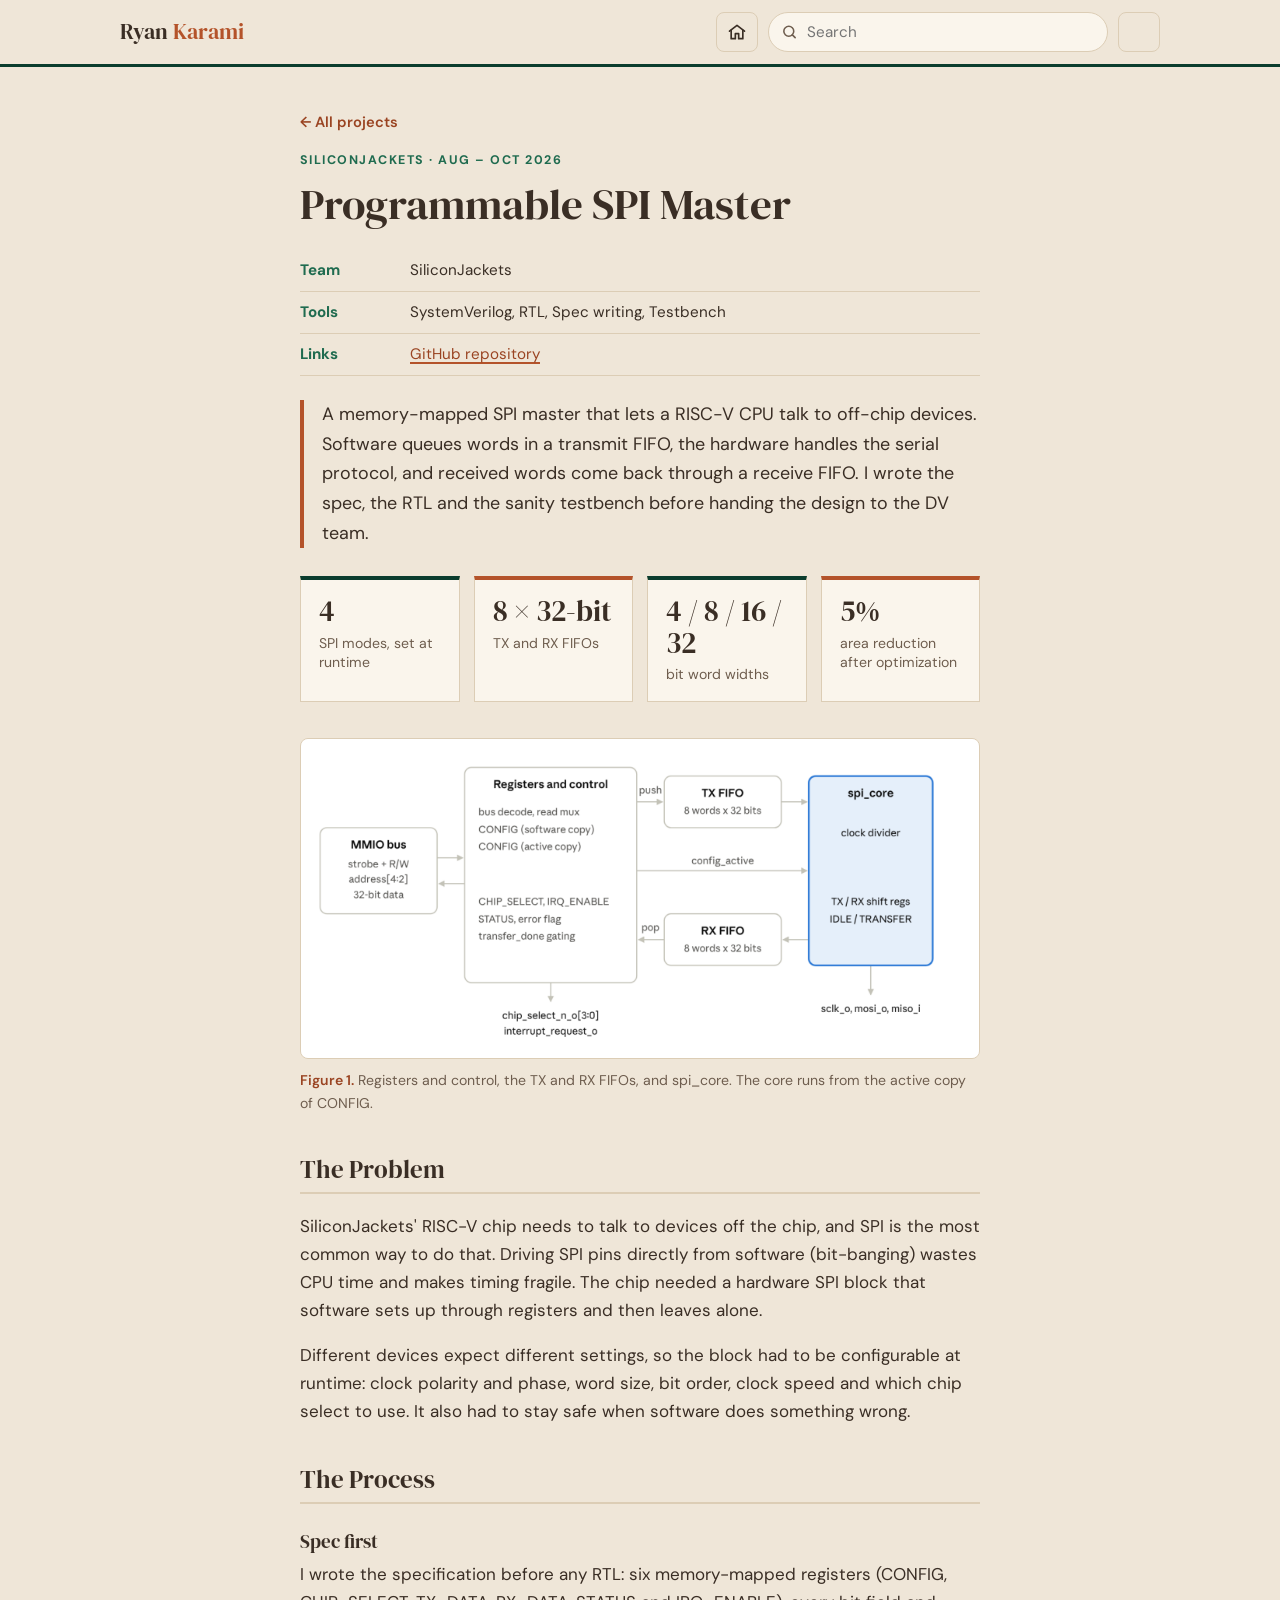
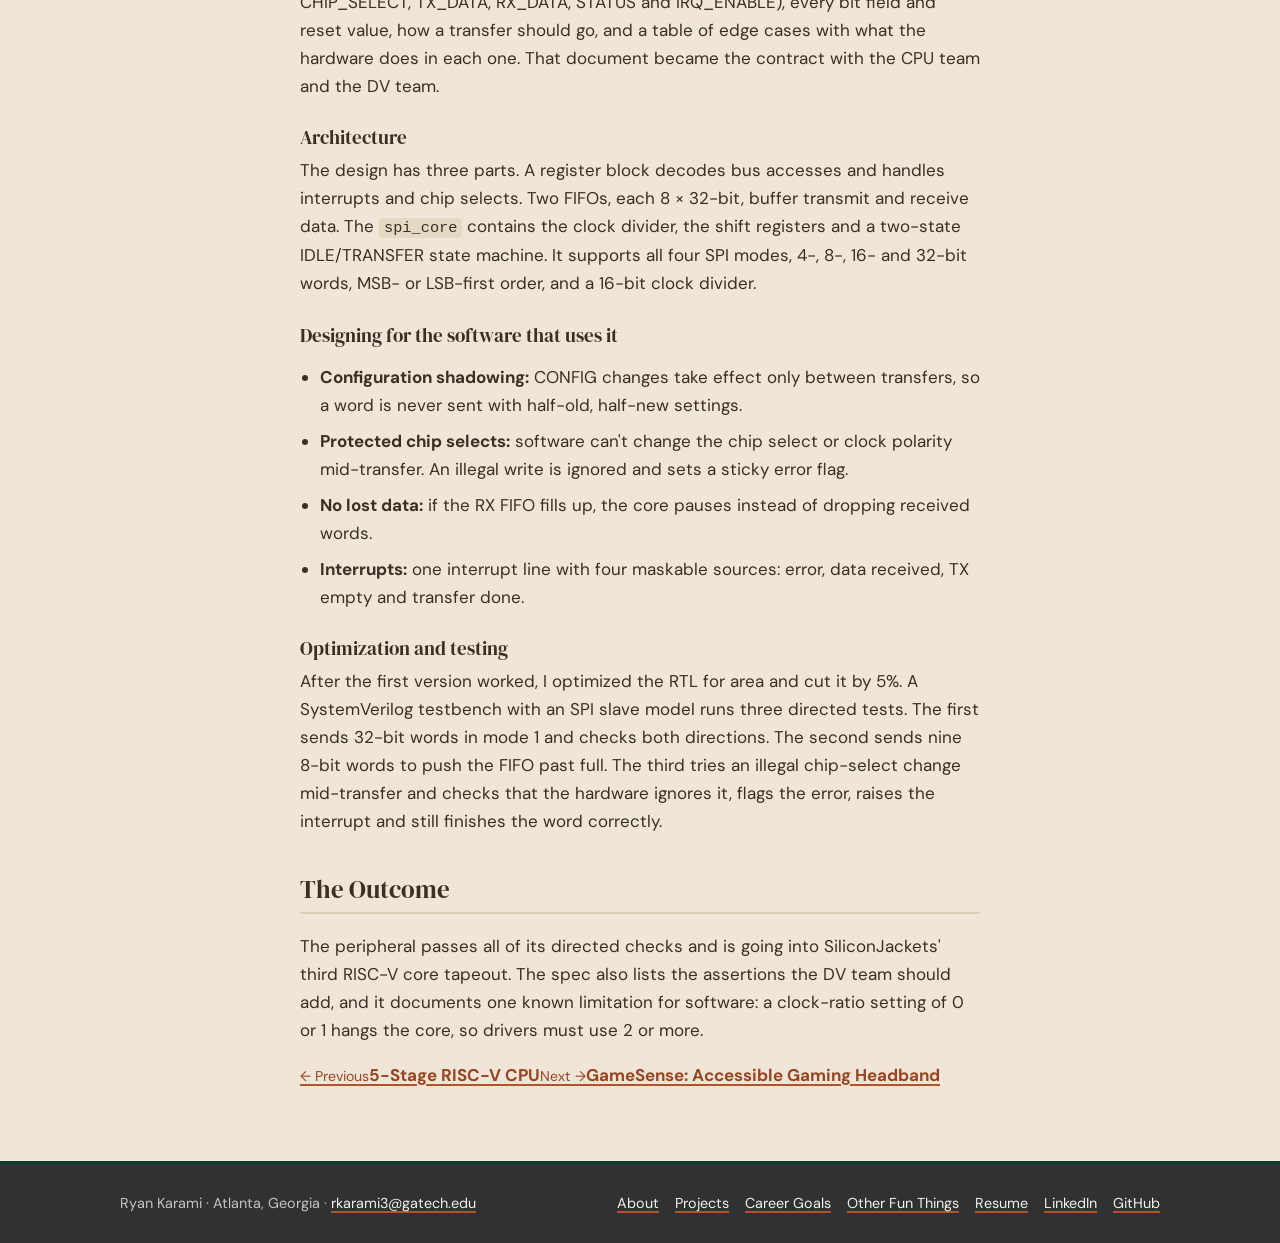
<file: project-programmable-spi.html>
<!DOCTYPE html>
<html lang="en">
<head>
<meta charset="utf-8">
<meta name="viewport" content="width=device-width, initial-scale=1">
<title>Programmable SPI Master · Ryan Karami</title>
<meta name="description" content="Ryan Karami — Electrical Engineering student at Georgia Tech focused on digital design and verification.">
<link rel="preconnect" href="https://fonts.googleapis.com">
<link rel="preconnect" href="https://fonts.gstatic.com" crossorigin>
<link href="https://fonts.googleapis.com/css2?family=DM+Serif+Display&family=DM+Sans:wght@400;500;700&display=swap" rel="stylesheet">
<link rel="stylesheet" href="assets/css/site.css?v=202611211400">
</head>
<body>
<a class="skip" href="#main">Skip to content</a>
<header class="site-header">
  <div class="wrap">
    <a class="brand" href="index.html">Ryan <span>Karami</span></a>
    <div class="header-tools">
      <a class="home-btn" href="index.html" aria-label="Home" title="Home"><svg viewBox="0 0 24 24" aria-hidden="true"><path d="M3 11l9-7 9 7"/><path d="M5 10v10h5v-6h4v6h5V10"/></svg></a>
      <form class="site-search" role="search" action="#" autocomplete="off">
        <svg class="search-icon" viewBox="0 0 24 24" aria-hidden="true"><circle cx="11" cy="11" r="7"/><path d="M20 20l-4-4"/></svg>
        <input type="search" id="site-search-input" placeholder="Search" aria-label="Search the site" aria-controls="search-results" aria-autocomplete="list">
        <ul class="search-results" id="search-results" role="listbox" hidden></ul>
      </form>
      <button class="menu-btn" type="button" aria-expanded="false" aria-controls="site-nav" aria-label="Open menu"><span></span><span></span><span></span></button>
    </div>
    <ul class="nav" id="site-nav">
<li><a href="index.html">Home</a></li>
<li><a href="about.html">About</a></li>
<li><a href="projects.html" aria-current="page">Projects</a></li>
<li><a href="career.html">Career Goals</a></li>
<li><a href="beyond.html">Other Fun Things</a></li>
<li><a href="resume.html">Resume</a></li>
    </ul>
  </div>
</header>
<main id="main">
<article class="project-page">
  <div class="wrap read">
    <a class="backlink" href="projects.html">← All projects</a>
    <header class="project-head">
      <p class="eyebrow">SiliconJackets · Aug – Oct 2026</p>
      <h1>Programmable SPI Master</h1>
    </header>
    <table class="projectmeta">
      
      <tr><th>Team</th><td>SiliconJackets</td></tr>
      <tr><th>Tools</th><td>SystemVerilog, RTL, Spec writing, Testbench</td></tr>
      <tr><th>Links</th><td><a href="https://github.com/Soupchef1/Programmable-SPI-Peripheral-for-RISC-V-Core">GitHub repository</a></td></tr>
    </table>
    <p class="lede">A memory-mapped SPI master that lets a RISC-V CPU talk to off-chip devices. Software queues words in a transmit FIFO, the hardware handles the serial protocol, and received words come back through a receive FIFO. I wrote the spec, the RTL and the sanity testbench before handing the design to the DV team.</p>
    <div class="readings"><div class="reading"><div class="reading-val">4</div><div class="reading-unit">SPI modes, set at runtime</div></div><div class="reading"><div class="reading-val">8 × 32-bit</div><div class="reading-unit">TX and RX FIFOs</div></div><div class="reading"><div class="reading-val">4 / 8 / 16 / 32</div><div class="reading-unit">bit word widths</div></div><div class="reading"><div class="reading-val">5%</div><div class="reading-unit">area reduction after optimization</div></div></div>
    <figure><img src="assets/img/spi-diagram.png" alt="Block diagram: MMIO bus to the registers and control block, which pushes to the TX FIFO, sends the active config to spi_core, and pops the RX FIFO; spi_core drives sclk and mosi and reads miso" loading="lazy"><figcaption><span class="fignum">Figure 1.</span>Registers and control, the TX and RX FIFOs, and spi_core. The core runs from the active copy of CONFIG.</figcaption></figure>
    <section class="section"><h2>The Problem</h2><p>SiliconJackets' RISC-V chip needs to talk to devices off the chip, and SPI is the most common way to do that. Driving SPI pins directly from software (bit-banging) wastes CPU time and makes timing fragile. The chip needed a hardware SPI block that software sets up through registers and then leaves alone.</p>
<p>Different devices expect different settings, so the block had to be configurable at runtime: clock polarity and phase, word size, bit order, clock speed and which chip select to use. It also had to stay safe when software does something wrong.</p></section>
    <section class="section"><h2>The Process</h2><h3>Spec first</h3>
<p>I wrote the specification before any RTL: six memory-mapped registers (CONFIG, CHIP_SELECT, TX_DATA, RX_DATA, STATUS and IRQ_ENABLE), every bit field and reset value, how a transfer should go, and a table of edge cases with what the hardware does in each one. That document became the contract with the CPU team and the DV team.</p>
<h3>Architecture</h3>
<p>The design has three parts. A register block decodes bus accesses and handles interrupts and chip selects. Two FIFOs, each 8 × 32-bit, buffer transmit and receive data. The <code>spi_core</code> contains the clock divider, the shift registers and a two-state IDLE/TRANSFER state machine. It supports all four SPI modes, 4-, 8-, 16- and 32-bit words, MSB- or LSB-first order, and a 16-bit clock divider.</p>
<h3>Designing for the software that uses it</h3>
<ul>
<li><strong>Configuration shadowing:</strong> CONFIG changes take effect only between transfers, so a word is never sent with half-old, half-new settings.</li>
<li><strong>Protected chip selects:</strong> software can't change the chip select or clock polarity mid-transfer. An illegal write is ignored and sets a sticky error flag.</li>
<li><strong>No lost data:</strong> if the RX FIFO fills up, the core pauses instead of dropping received words.</li>
<li><strong>Interrupts:</strong> one interrupt line with four maskable sources: error, data received, TX empty and transfer done.</li>
</ul>
<h3>Optimization and testing</h3>
<p>After the first version worked, I optimized the RTL for area and cut it by 5%. A SystemVerilog testbench with an SPI slave model runs three directed tests. The first sends 32-bit words in mode 1 and checks both directions. The second sends nine 8-bit words to push the FIFO past full. The third tries an illegal chip-select change mid-transfer and checks that the hardware ignores it, flags the error, raises the interrupt and still finishes the word correctly.</p></section>
    <section class="section"><h2>The Outcome</h2><p>The peripheral passes all of its directed checks and is going into SiliconJackets' third RISC-V core tapeout. The spec also lists the assertions the DV team should add, and it documents one known limitation for software: a clock-ratio setting of 0 or 1 hangs the core, so drivers must use 2 or more.</p></section>
    
    
    <nav class="pager" aria-label="More projects"><a href="project-risc-v-cpu.html"><small>← Previous</small><strong>5-Stage RISC-V CPU</strong></a><a class="next" href="project-haptic-headband.html"><small>Next →</small><strong>GameSense: Accessible Gaming Headband</strong></a></nav>
  </div>
</article>
</main>
<footer class="site-footer">
  <div class="wrap">
    <span>Ryan Karami · Atlanta, Georgia · <a href="mailto:rkarami3@gatech.edu">rkarami3@gatech.edu</a></span>
    <nav aria-label="Footer"><a href="about.html">About</a> <a href="projects.html">Projects</a> <a href="career.html">Career Goals</a> <a href="beyond.html">Other Fun Things</a> <a href="resume.html">Resume</a> <a href="https://www.linkedin.com/in/ryan-karami">LinkedIn</a> <a href="https://github.com/Soupchef1">GitHub</a></nav>
  </div>
</footer>
<script src="assets/js/site.js?v=202611100040" defer></script>
</body>
</html>
</file>
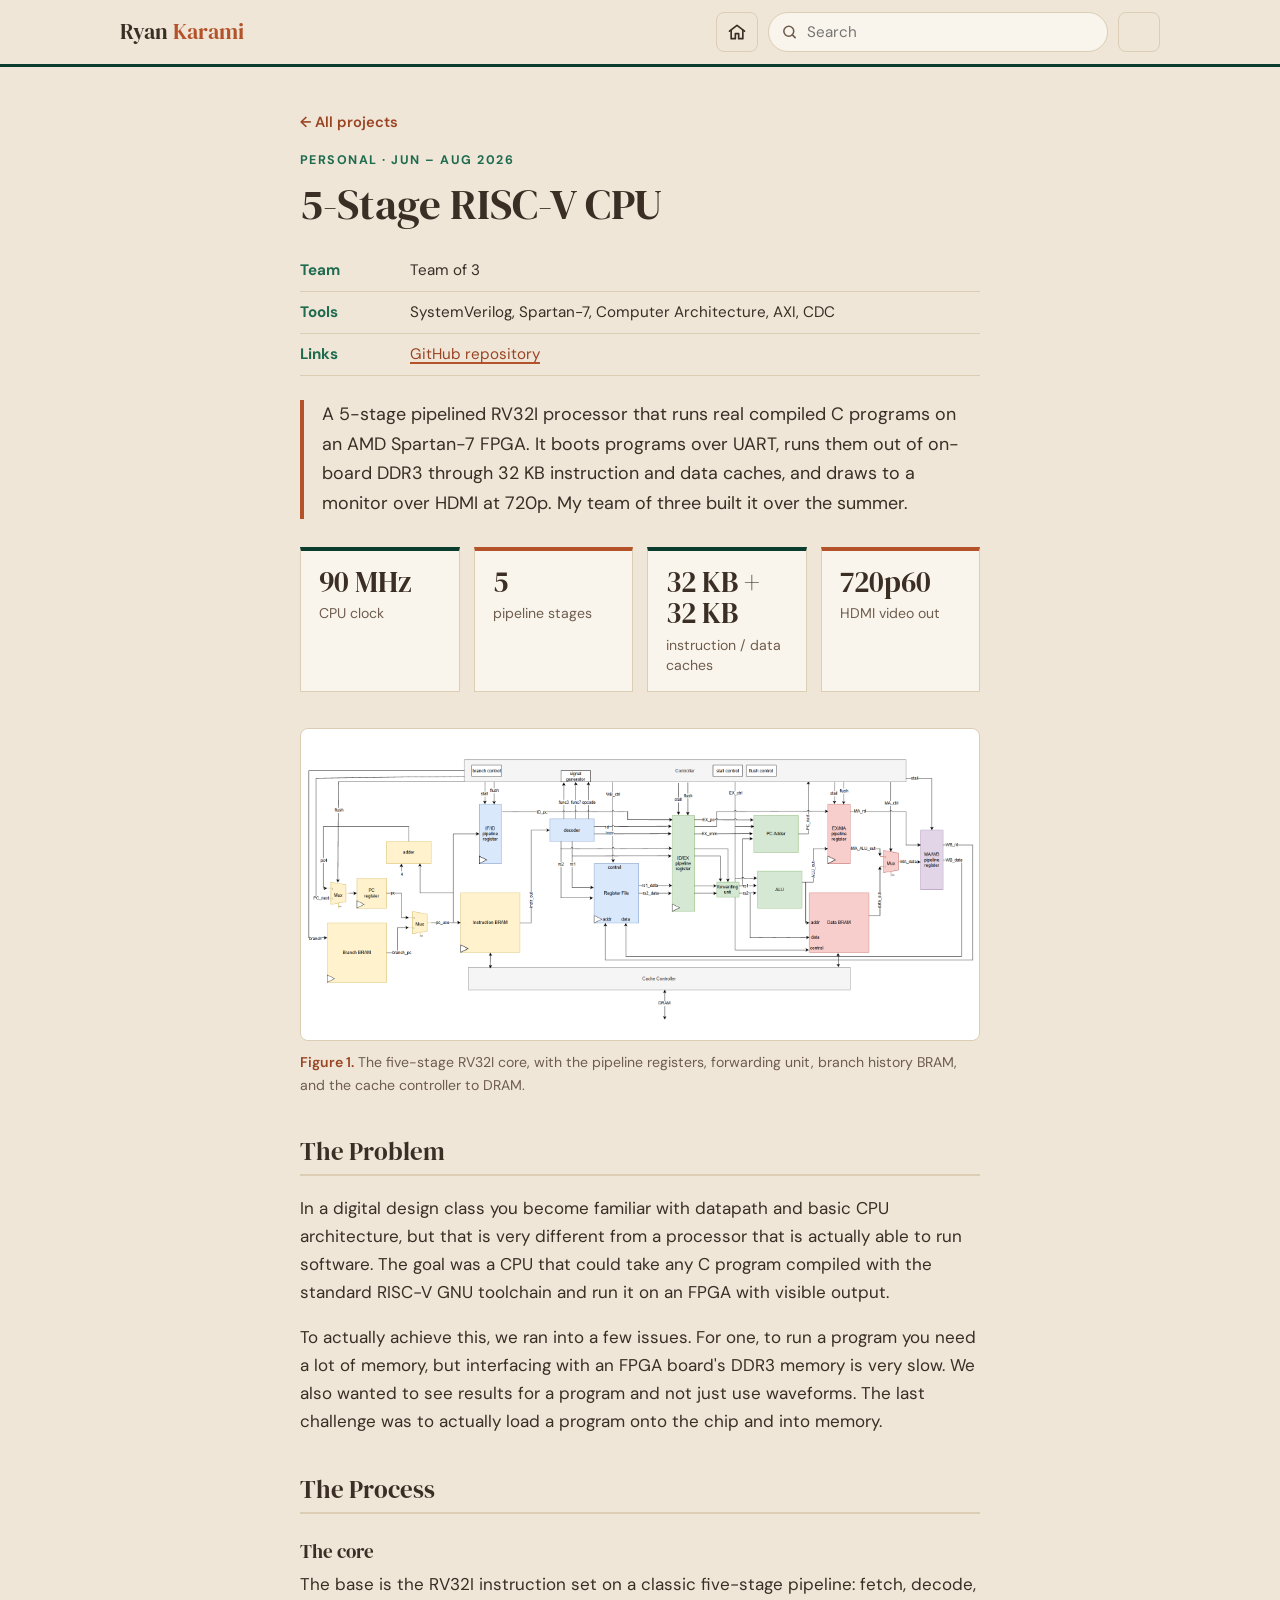
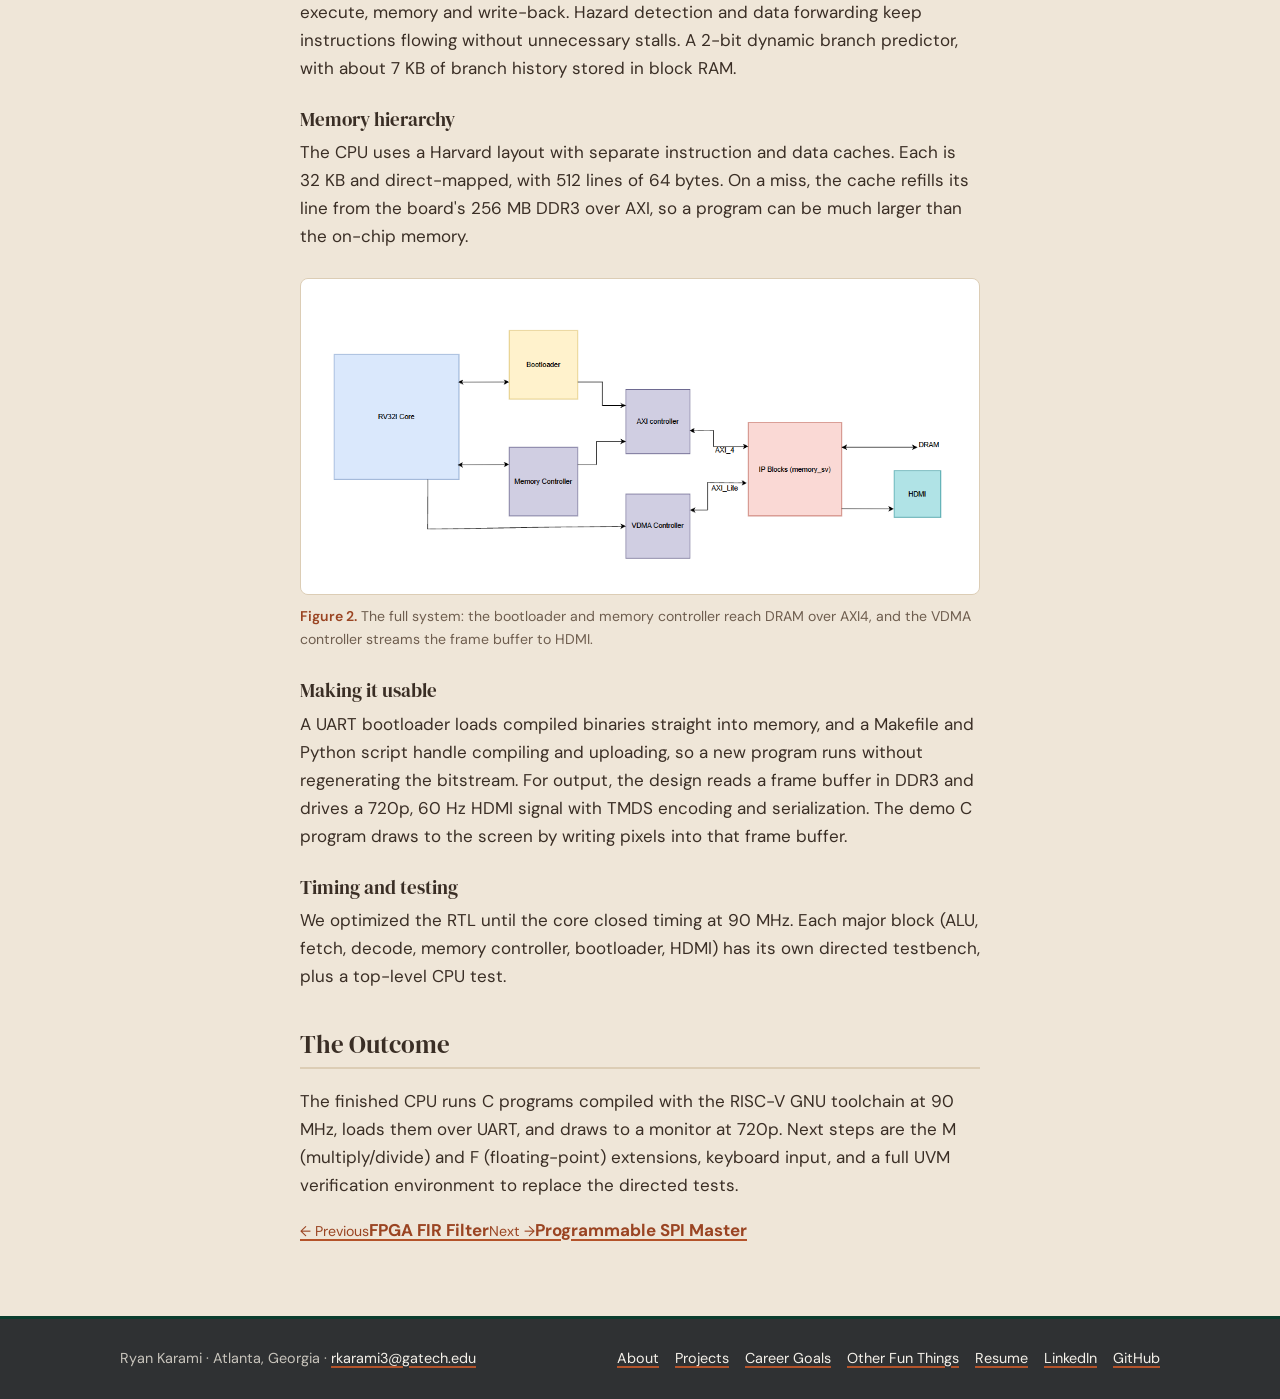
<file: project-risc-v-cpu.html>
<!DOCTYPE html>
<html lang="en">
<head>
<meta charset="utf-8">
<meta name="viewport" content="width=device-width, initial-scale=1">
<title>5-Stage RISC-V CPU · Ryan Karami</title>
<meta name="description" content="Ryan Karami — Electrical Engineering student at Georgia Tech focused on digital design and verification.">
<link rel="preconnect" href="https://fonts.googleapis.com">
<link rel="preconnect" href="https://fonts.gstatic.com" crossorigin>
<link href="https://fonts.googleapis.com/css2?family=DM+Serif+Display&family=DM+Sans:wght@400;500;700&display=swap" rel="stylesheet">
<link rel="stylesheet" href="assets/css/site.css?v=202611211400">
</head>
<body>
<a class="skip" href="#main">Skip to content</a>
<header class="site-header">
  <div class="wrap">
    <a class="brand" href="index.html">Ryan <span>Karami</span></a>
    <div class="header-tools">
      <a class="home-btn" href="index.html" aria-label="Home" title="Home"><svg viewBox="0 0 24 24" aria-hidden="true"><path d="M3 11l9-7 9 7"/><path d="M5 10v10h5v-6h4v6h5V10"/></svg></a>
      <form class="site-search" role="search" action="#" autocomplete="off">
        <svg class="search-icon" viewBox="0 0 24 24" aria-hidden="true"><circle cx="11" cy="11" r="7"/><path d="M20 20l-4-4"/></svg>
        <input type="search" id="site-search-input" placeholder="Search" aria-label="Search the site" aria-controls="search-results" aria-autocomplete="list">
        <ul class="search-results" id="search-results" role="listbox" hidden></ul>
      </form>
      <button class="menu-btn" type="button" aria-expanded="false" aria-controls="site-nav" aria-label="Open menu"><span></span><span></span><span></span></button>
    </div>
    <ul class="nav" id="site-nav">
<li><a href="index.html">Home</a></li>
<li><a href="about.html">About</a></li>
<li><a href="projects.html" aria-current="page">Projects</a></li>
<li><a href="career.html">Career Goals</a></li>
<li><a href="beyond.html">Other Fun Things</a></li>
<li><a href="resume.html">Resume</a></li>
    </ul>
  </div>
</header>
<main id="main">
<article class="project-page">
  <div class="wrap read">
    <a class="backlink" href="projects.html">← All projects</a>
    <header class="project-head">
      <p class="eyebrow">Personal · Jun – Aug 2026</p>
      <h1>5-Stage RISC-V CPU</h1>
    </header>
    <table class="projectmeta">
      
      <tr><th>Team</th><td>Team of 3</td></tr>
      <tr><th>Tools</th><td>SystemVerilog, Spartan-7, Computer Architecture, AXI, CDC</td></tr>
      <tr><th>Links</th><td><a href="https://github.com/Soupchef1/RISC-V_CPU_Project">GitHub repository</a></td></tr>
    </table>
    <p class="lede">A 5-stage pipelined RV32I processor that runs real compiled C programs on an AMD Spartan-7 FPGA. It boots programs over UART, runs them out of on-board DDR3 through 32 KB instruction and data caches, and draws to a monitor over HDMI at 720p. My team of three built it over the summer.</p>
    <div class="readings"><div class="reading"><div class="reading-val">90 MHz</div><div class="reading-unit">CPU clock</div></div><div class="reading"><div class="reading-val">5</div><div class="reading-unit">pipeline stages</div></div><div class="reading"><div class="reading-val">32 KB + 32 KB</div><div class="reading-unit">instruction / data caches</div></div><div class="reading"><div class="reading-val">720p60</div><div class="reading-unit">HDMI video out</div></div></div>
    <figure><img src="assets/img/riscv-core.png" alt="Detailed block diagram of the five-stage RV32I core: fetch with branch BRAM, IF/ID, decoder and register file, ID/EX, forwarding unit and ALU, EX/MA, data BRAM, MA/WB, controller, and cache controller to DRAM" loading="lazy"><figcaption><span class="fignum">Figure 1.</span>The five-stage RV32I core, with the pipeline registers, forwarding unit, branch history BRAM, and the cache controller to DRAM.</figcaption></figure>
    <section class="section"><h2>The Problem</h2><p>In a digital design class you become familiar with datapath and basic CPU architecture, but that is very different from a processor that is actually able to run software. The goal was a CPU that could take any C program compiled with the standard RISC-V GNU toolchain and run it on an FPGA with visible output.</p>
<p>To actually achieve this, we ran into a few issues. For one, to run a program you need a lot of memory, but interfacing with an FPGA board's DDR3 memory is very slow. We also wanted to see results for a program and not just use waveforms. The last challenge was to actually load a program onto the chip and into memory.</p></section>
    <section class="section"><h2>The Process</h2><h3>The core</h3>
<p>The base is the RV32I instruction set on a classic five-stage pipeline: fetch, decode, execute, memory and write-back. Hazard detection and data forwarding keep instructions flowing without unnecessary stalls. A 2-bit dynamic branch predictor, with about 7 KB of branch history stored in block RAM.</p>
<h3>Memory hierarchy</h3>
<p>The CPU uses a Harvard layout with separate instruction and data caches. Each is 32 KB and direct-mapped, with 512 lines of 64 bytes. On a miss, the cache refills its line from the board's 256 MB DDR3 over AXI, so a program can be much larger than the on-chip memory.</p>
<figure><img src="assets/img/riscv-system.png" alt="System diagram: RV32I core connected to the bootloader, memory controller and VDMA controller, which reach DRAM and HDMI through AXI and the memory IP blocks" loading="lazy"><figcaption><span class="fignum">Figure 2.</span>The full system: the bootloader and memory controller reach DRAM over AXI4, and the VDMA controller streams the frame buffer to HDMI.</figcaption></figure>
<h3>Making it usable</h3>
<p>A UART bootloader loads compiled binaries straight into memory, and a Makefile and Python script handle compiling and uploading, so a new program runs without regenerating the bitstream. For output, the design reads a frame buffer in DDR3 and drives a 720p, 60 Hz HDMI signal with TMDS encoding and serialization. The demo C program draws to the screen by writing pixels into that frame buffer.</p>
<h3>Timing and testing</h3>
<p>We optimized the RTL until the core closed timing at 90 MHz. Each major block (ALU, fetch, decode, memory controller, bootloader, HDMI) has its own directed testbench, plus a top-level CPU test.</p></section>
    <section class="section"><h2>The Outcome</h2><p>The finished CPU runs C programs compiled with the RISC-V GNU toolchain at 90 MHz, loads them over UART, and draws to a monitor at 720p. Next steps are the M (multiply/divide) and F (floating-point) extensions, keyboard input, and a full UVM verification environment to replace the directed tests.</p></section>
    
    
    <nav class="pager" aria-label="More projects"><a href="project-fir-filter.html"><small>← Previous</small><strong>FPGA FIR Filter</strong></a><a class="next" href="project-programmable-spi.html"><small>Next →</small><strong>Programmable SPI Master</strong></a></nav>
  </div>
</article>
</main>
<footer class="site-footer">
  <div class="wrap">
    <span>Ryan Karami · Atlanta, Georgia · <a href="mailto:rkarami3@gatech.edu">rkarami3@gatech.edu</a></span>
    <nav aria-label="Footer"><a href="about.html">About</a> <a href="projects.html">Projects</a> <a href="career.html">Career Goals</a> <a href="beyond.html">Other Fun Things</a> <a href="resume.html">Resume</a> <a href="https://www.linkedin.com/in/ryan-karami">LinkedIn</a> <a href="https://github.com/Soupchef1">GitHub</a></nav>
  </div>
</footer>
<script src="assets/js/site.js?v=202611100040" defer></script>
</body>
</html>
</file>
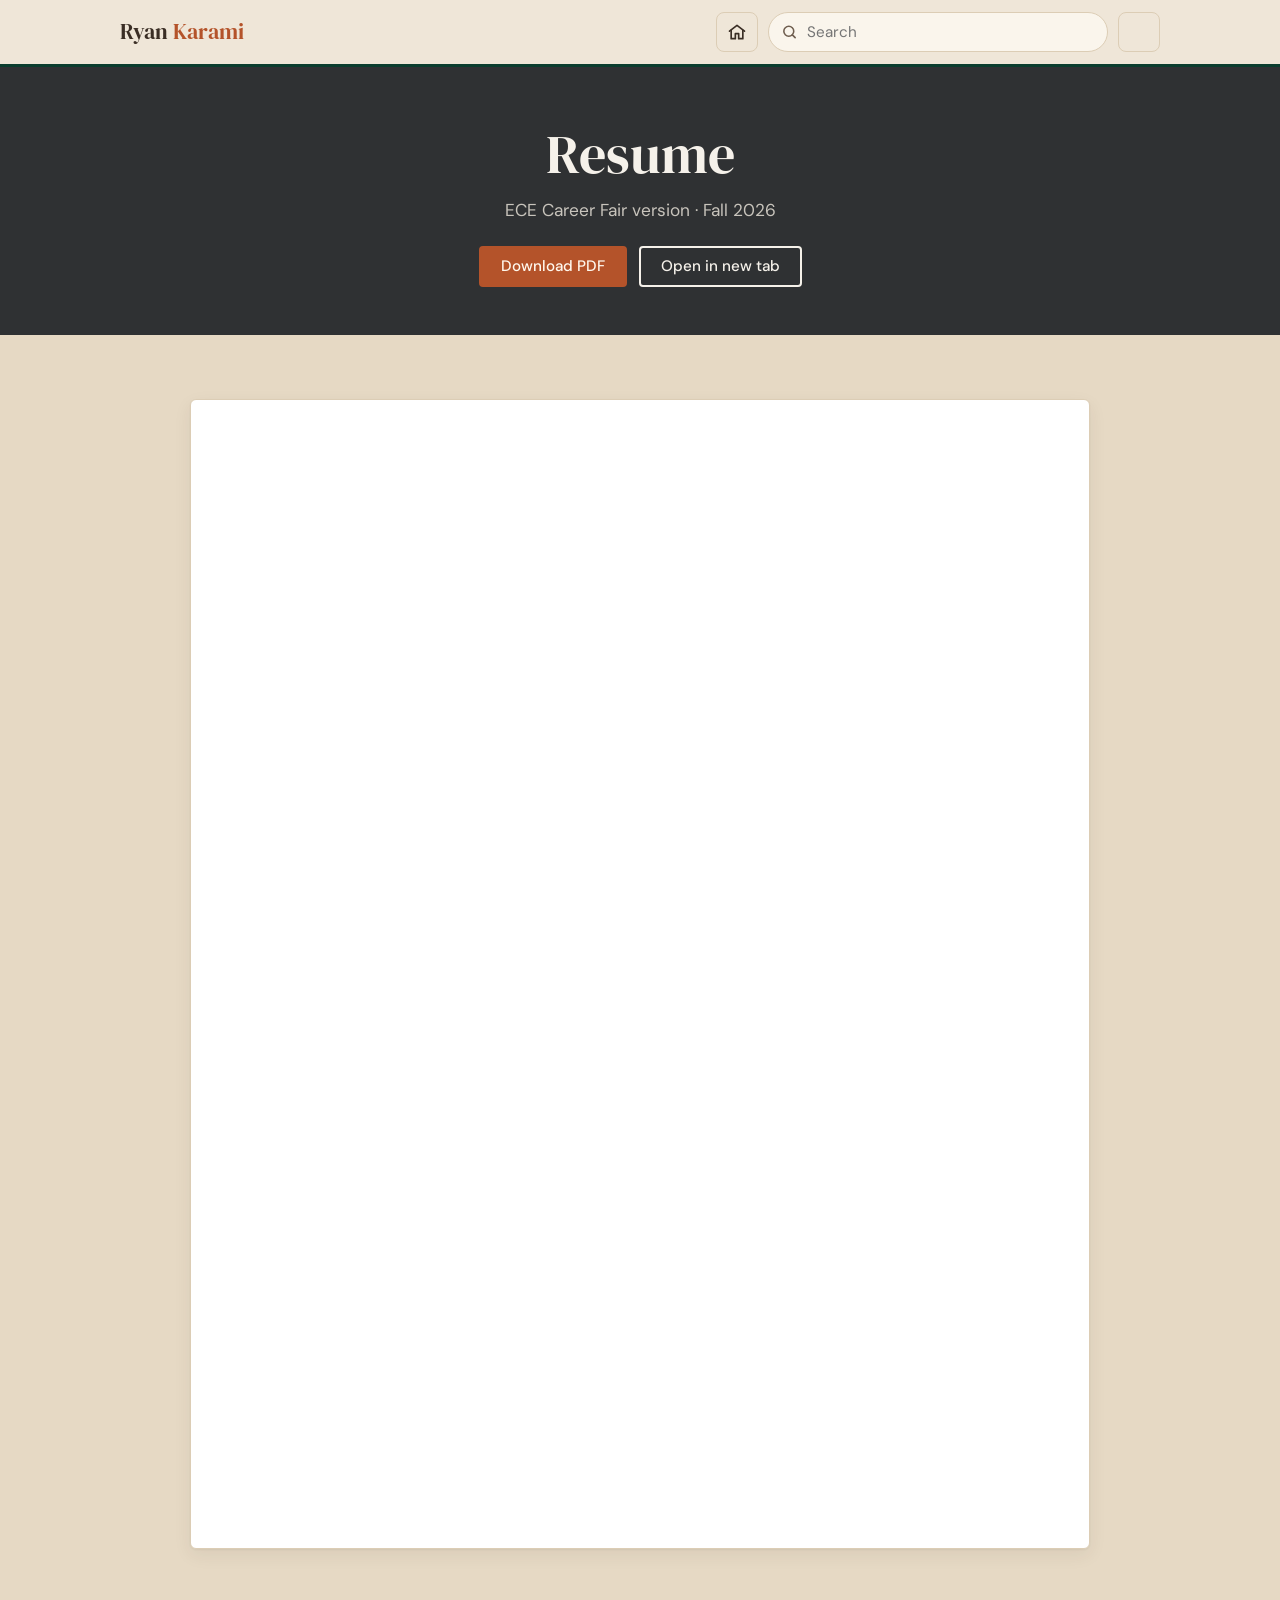
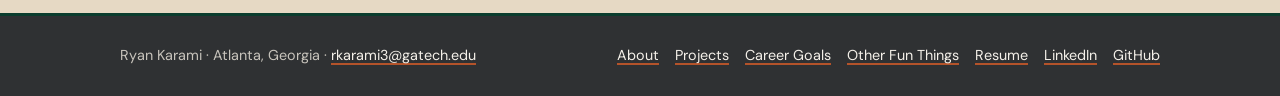
<file: resume.html>
<!DOCTYPE html>
<html lang="en">
<head>
<meta charset="utf-8">
<meta name="viewport" content="width=device-width, initial-scale=1">
<title>Resume · Ryan Karami</title>
<meta name="description" content="Ryan Karami — Electrical Engineering student at Georgia Tech focused on digital design and verification.">
<link rel="preconnect" href="https://fonts.googleapis.com">
<link rel="preconnect" href="https://fonts.gstatic.com" crossorigin>
<link href="https://fonts.googleapis.com/css2?family=DM+Serif+Display&family=DM+Sans:wght@400;500;700&display=swap" rel="stylesheet">
<link rel="stylesheet" href="assets/css/site.css?v=202611211400">
</head>
<body>
<a class="skip" href="#main">Skip to content</a>
<header class="site-header">
  <div class="wrap">
    <a class="brand" href="index.html">Ryan <span>Karami</span></a>
    <div class="header-tools">
      <a class="home-btn" href="index.html" aria-label="Home" title="Home"><svg viewBox="0 0 24 24" aria-hidden="true"><path d="M3 11l9-7 9 7"/><path d="M5 10v10h5v-6h4v6h5V10"/></svg></a>
      <form class="site-search" role="search" action="#" autocomplete="off">
        <svg class="search-icon" viewBox="0 0 24 24" aria-hidden="true"><circle cx="11" cy="11" r="7"/><path d="M20 20l-4-4"/></svg>
        <input type="search" id="site-search-input" placeholder="Search" aria-label="Search the site" aria-controls="search-results" aria-autocomplete="list">
        <ul class="search-results" id="search-results" role="listbox" hidden></ul>
      </form>
      <button class="menu-btn" type="button" aria-expanded="false" aria-controls="site-nav" aria-label="Open menu"><span></span><span></span><span></span></button>
    </div>
    <ul class="nav" id="site-nav">
<li><a href="index.html">Home</a></li>
<li><a href="about.html">About</a></li>
<li><a href="projects.html">Projects</a></li>
<li><a href="career.html">Career Goals</a></li>
<li><a href="beyond.html">Other Fun Things</a></li>
<li><a href="resume.html" aria-current="page">Resume</a></li>
    </ul>
  </div>
</header>
<main id="main">
<section class="page-hero">
  <div class="wrap">
    <h1>Resume</h1>
    <p>ECE Career Fair version · Fall 2026</p>
    <div class="resume-actions">
      <a class="btn primary" href="assets/docs/Ryan_Karami_Resume.pdf" download>Download PDF</a>
      <a class="btn ghost" href="assets/docs/Ryan_Karami_Resume.pdf" target="_blank" rel="noopener">Open in new tab</a>
    </div>
  </div>
</section>
<section class="section-block alt">
  <div class="wrap">
    <iframe class="resume-frame" src="assets/docs/Ryan_Karami_Resume.pdf#view=FitH" title="Ryan Karami resume (PDF)"></iframe>
  </div>
</section>
</main>
<footer class="site-footer">
  <div class="wrap">
    <span>Ryan Karami · Atlanta, Georgia · <a href="mailto:rkarami3@gatech.edu">rkarami3@gatech.edu</a></span>
    <nav aria-label="Footer"><a href="about.html">About</a> <a href="projects.html">Projects</a> <a href="career.html">Career Goals</a> <a href="beyond.html">Other Fun Things</a> <a href="resume.html">Resume</a> <a href="https://www.linkedin.com/in/ryan-karami">LinkedIn</a> <a href="https://github.com/Soupchef1">GitHub</a></nav>
  </div>
</footer>
<script src="assets/js/site.js?v=202611100040" defer></script>
</body>
</html>
</file>
<file: assets/css/site.css>
/* ============================================================
   Ryan Karami — ePortfolio
   All colors and fonts live in the tokens block below, so a new
   theme is a one-place change.
   ============================================================ */

/* ---------- tokens: Sandstone + PCB green ---------- */
:root {
  --bg: #EFE6D8;            /* sandstone beige */
  --surface: #FAF5EC;       /* cards */
  --surface-2: #E6D9C4;     /* alt sections, photo slots */
  --text: #3A2E25;
  --muted: #6E5D4E;
  --line: #DCCDB5;
  --dark: #2F3133;          /* charcoal blocks: name panel, page heroes, footer */
  --dark-text: #F5F1EA;
  --dark-muted: #C8C4BC;
  --accent: #B4532A;        /* terracotta: buttons, borders */
  --accent-ink: #9A4422;    /* terracotta dark enough for text */
  --on-accent: #FFF8EE;
  --green: #0B3D2E;         /* PCB green accent */
  --green-2: #164E3B;
  --green-ink: #1F6B4F;
  --green-tint: #DCE8E1;
  --green-text: #F2E9D8;
  --green-muted: #C9D9CF;
  --copper: #D9A75A;
  --link: #9A4422;
  --shadow: 0 1px 2px rgba(58,46,37,.06), 0 6px 18px rgba(58,46,37,.07);

  --font-head: "DM Serif Display", Georgia, serif;
  --font-body: "DM Sans", system-ui, -apple-system, sans-serif;

  --max: 1080px;
  --read: 720px;
  --radius: 6px;
}

/* ---------- base ---------- */
*, *::before, *::after { box-sizing: border-box; }
html { scroll-padding-top: 80px; -webkit-text-size-adjust: 100%; }
body { margin: 0; background: var(--bg); color: var(--text); font: 400 17px/1.65 var(--font-body); -webkit-font-smoothing: antialiased; overflow-x: hidden; }
img { max-width: 100%; height: auto; display: block; }
a { color: var(--link); text-decoration-color: var(--accent); text-decoration-thickness: 2px; text-underline-offset: 3px; }
a:hover { color: var(--accent-ink); }
h1, h2, h3, h4 { font-family: var(--font-head); line-height: 1.15; letter-spacing: 0; margin: 0 0 .5em; color: var(--text); }
h1 { font-size: clamp(2.2rem, 5vw, 3.4rem); font-weight: 400; }
h2 { font-size: clamp(1.6rem, 3vw, 2.1rem); font-weight: 400; }
h3 { font-size: 1.3rem; font-weight: 400; }
p { margin: 0 0 1em; }
:focus-visible { outline: 3px solid var(--accent); outline-offset: 2px; border-radius: 4px; }
.skip { position: absolute; left: -9999px; top: 0; z-index: 100; background: var(--accent); color: var(--on-accent); padding: 8px 14px; font-weight: 600; }
.skip:focus { left: 8px; top: 8px; }
.wrap { width: 100%; max-width: var(--max); margin: 0 auto; padding: 0 20px; }
.read { max-width: var(--read); margin-left: auto; margin-right: auto; }

/* ---------- placeholder text (remove class once real text is in) ---------- */
.todo { background: repeating-linear-gradient(-45deg, rgba(179,163,105,.10) 0 10px, rgba(179,163,105,.18) 10px 20px); border: 1px dashed var(--accent); border-radius: 8px; padding: 10px 14px; color: var(--muted); font-size: .95rem; }
.todo::before { content: "TO WRITE · "; font-weight: 700; letter-spacing: .08em; font-size: .75rem; color: var(--accent-ink); }
.dark .todo, .page-hero .todo, .hh-name .todo, .hi-text .todo { color: var(--dark-muted); background: rgba(255,255,255,.06); }

/* ---------- header / nav ---------- */
.site-header { position: sticky; top: 0; z-index: 50; background: var(--bg); color: var(--text); border-bottom: 3px solid var(--green); }
.site-header .wrap { display: flex; align-items: center; justify-content: space-between; min-height: 64px; gap: 16px; }
.brand { font-family: var(--font-head); font-weight: 400; font-size: 1.4rem; color: var(--text); text-decoration: none; white-space: nowrap; }
.brand span { color: var(--accent); }
.brand:hover { color: var(--text); }
.nav { display: flex; gap: 4px; list-style: none; margin: 0; padding: 0; }
.nav a { display: block; padding: 8px 12px; border-radius: 4px; color: var(--muted); text-decoration: none; font-weight: 500; font-size: .95rem; }
.nav a:hover { background: var(--surface-2); color: var(--text); }
.nav a[aria-current="page"] { color: var(--green); font-weight: 700; box-shadow: inset 0 -2px 0 var(--green); border-radius: 4px 4px 0 0; }

@media (max-width: 860px) {
  .nav { display: none; position: absolute; top: 100%; left: 0; right: 0; flex-direction: column; background: var(--bg); padding: 8px 20px 16px; border-bottom: 3px solid var(--green); }
  .nav.open { display: flex; }
  .nav a { padding: 12px; font-size: 1.05rem; }
  .nav a[aria-current="page"] { box-shadow: inset 3px 0 0 var(--green); border-radius: 0 4px 4px 0; }
}

/* ---------- sections ---------- */
.section-block { padding: 64px 0; }
.section-block + .section-block { border-top: 1px solid var(--line); }
.section-block.alt { background: var(--surface-2); border-top: 0; }
.eyebrow { font: 600 .78rem/1 var(--font-body); letter-spacing: .12em; text-transform: uppercase; color: var(--green-ink); margin: 0 0 12px; font-weight: 700; }
.section-title { text-align: center; margin-bottom: 36px; }
.section-title p { color: var(--muted); max-width: 56ch; margin: 8px auto 0; }
.rule { width: 56px; height: 4px; background: var(--green); border: 0; border-radius: 2px; margin: 14px auto 0; }

/* ---------- inner page hero ---------- */
.page-hero { background: var(--dark); color: var(--dark-text); padding: 56px 0 48px; text-align: center; }
.page-hero h1 { color: var(--dark-text); margin-bottom: 10px; }
.page-hero p { color: var(--dark-muted); max-width: 60ch; margin: 0 auto; font-size: 1.08rem; }
.page-hero .eyebrow { color: var(--copper); }

/* ---------- photo slots ---------- */
.photo-slot { position: relative; overflow: hidden; background: var(--surface-2); border: 2px dashed var(--accent); display: grid; place-items: center; color: var(--muted); font-size: .85rem; text-align: center; }
.photo-slot > img { position: absolute; inset: 0; width: 100%; height: 100%; object-fit: cover; }
.photo-slot:has(> img) { border-style: solid; }
.photo-slot:has(> img) .slot-label { display: none; }
.photo-slot .slot-label { padding: 12px; line-height: 1.35; }
.headshot { width: 240px; height: 240px; border-radius: 50%; }

/* ---------- buttons ---------- */
.btns { display: flex; flex-wrap: wrap; gap: 12px; }
.btn { display: inline-flex; align-items: center; gap: 8px; padding: 11px 20px; border-radius: 4px; font: 500 .95rem/1 var(--font-body); text-decoration: none; border: 2px solid var(--accent); transition: background .15s, color .15s; cursor: pointer; }
.btn.primary { background: var(--accent); color: var(--on-accent); }
.btn.primary:hover { filter: brightness(1.08); color: var(--on-accent); }
.btn.ghost { background: transparent; color: inherit; border-color: currentColor; }
.btn.ghost:hover { background: rgba(180,83,42,.10); color: inherit; }
.page-hero .btn.ghost, .hi-text .btn.ghost, .cta .btn.ghost { color: var(--dark-text); }
.btn.outline { background: transparent; color: var(--text); border-color: var(--text); border-radius: 4px; min-width: 240px; justify-content: center; text-transform: uppercase; letter-spacing: .12em; font-size: .85rem; padding: 14px 22px; }
.btn.outline:hover { background: var(--accent); border-color: var(--accent); color: var(--on-accent); }

/* ---------- home ---------- */
.home-hero { background: var(--surface-2); padding: 48px 0; }
.hh-grid { display: grid; grid-template-columns: 1fr; border-radius: var(--radius); overflow: hidden; box-shadow: var(--shadow); }
@media (min-width: 820px) { .hh-grid { grid-template-columns: 2fr 3fr; min-height: 440px; } }
.hh-name { background: var(--dark); color: #fff; display: flex; flex-direction: column; justify-content: center; align-items: center; text-align: center; padding: 48px 28px; }
.hh-name h1 { color: var(--dark-text); font-size: clamp(2.8rem, 6vw, 4.4rem); line-height: 1.02; margin: 0 0 18px; }
.hh-tag { color: #F0A57E; font-family: var(--font-body); font-size: clamp(.95rem, 1.8vw, 1.1rem); font-weight: 500; letter-spacing: .1em; margin: 0; }
.hh-photo { min-height: 300px; }
.home-lead { font-size: clamp(1.1rem, 2.2vw, 1.3rem); max-width: 46ch; margin: 0 auto 32px; color: var(--muted); line-height: 1.55; }
.stack-btns { display: flex; flex-wrap: wrap; gap: 12px; justify-content: center; }
.stack-btns .btn.outline { min-width: 0; padding: 12px 18px; font-size: .8rem; letter-spacing: .1em; }
.home-intro { background: var(--green); }
.hi-grid { display: grid; grid-template-columns: 1fr; }
@media (min-width: 820px) { .hi-grid { grid-template-columns: 1fr 1fr; } }
.hi-photo { min-height: 320px; border: 0; background: var(--green-2); color: var(--green-muted); }
.hi-text { color: var(--green-muted); padding: 56px 32px; text-align: center; display: flex; flex-direction: column; justify-content: center; max-width: 560px; margin: 0 auto; }
.hi-text h2 { color: var(--green-text); font-size: clamp(1.6rem, 3vw, 2.2rem); margin-bottom: 20px; }
.hi-text .btns { margin-top: 14px; justify-content: center; }

/* ---------- cards ---------- */
.grid { display: grid; gap: 24px; grid-template-columns: repeat(auto-fill, minmax(290px, 1fr)); }
.card { background: var(--surface); border: 1px solid var(--line); border-radius: var(--radius); overflow: hidden; display: flex; flex-direction: column; box-shadow: var(--shadow); transition: transform .15s, border-color .15s; text-decoration: none; color: inherit; }
a.card:hover { transform: translateY(-3px); border-color: var(--accent); color: inherit; }
.card .thumb { aspect-ratio: 16 / 10; border: 0; border-bottom: 2px dashed var(--accent); }
.card .body { padding: 20px 22px 22px; display: flex; flex-direction: column; flex: 1; }
.card h3 { margin-bottom: 6px; }
.card .meta { font-size: .85rem; color: var(--muted); margin-bottom: 10px; }
.card p { font-size: .97rem; margin-bottom: 14px; }
.card .more { margin-top: auto; font-weight: 700; font-size: .92rem; color: var(--accent-ink); }
.card.featured { border: 2px solid var(--accent); }
.badge { display: inline-block; font: 700 .7rem/1 var(--font-body); letter-spacing: .1em; text-transform: uppercase; background: var(--accent); color: var(--on-accent); padding: 5px 9px; border-radius: 4px; margin-bottom: 10px; align-self: flex-start; }
.tags { display: flex; flex-wrap: wrap; gap: 6px; margin: 0 0 12px; padding: 0; list-style: none; }
.tag { font: 500 .75rem/1 var(--font-body); padding: 5px 9px; border-radius: 999px; background: var(--green-tint); color: var(--green); }

/* ---------- entries / timeline ---------- */
.entries { display: grid; gap: 20px; }
.entry { background: var(--surface); border: 1px solid var(--line); border-left: 4px solid var(--accent); border-radius: 10px; padding: 22px 24px; }
.entry-top { display: flex; flex-wrap: wrap; justify-content: space-between; gap: 4px 16px; align-items: baseline; }
.entry h3 { margin: 0; }
.entry .when { font-size: .88rem; color: var(--muted); white-space: nowrap; }
.entry .role { color: var(--accent-ink); font-weight: 600; font-size: .95rem; margin: 4px 0 10px; }
.entry ul { margin: 8px 0 0; padding-left: 20px; }
.entry li { margin-bottom: 6px; }

/* steps (career roadmap) */
.steps { counter-reset: step; display: grid; gap: 20px; }
.steps .entry { position: relative; padding-left: 70px; }
.steps .entry::before { counter-increment: step; content: counter(step); position: absolute; left: 20px; top: 22px; width: 34px; height: 34px; border-radius: 50%; background: var(--green); color: var(--green-text); font: 700 1rem/34px var(--font-body); text-align: center; }

/* ---------- key/value tables ---------- */
.kv { width: 100%; border-collapse: collapse; }
.kv th, .kv td { text-align: left; vertical-align: top; padding: 10px 0; border-bottom: 1px solid var(--line); }
.kv th { width: 170px; padding-right: 16px; font-weight: 700; color: var(--green-ink); }
@media (max-width: 560px) { .kv th, .kv td { display: block; width: auto; padding: 0; } .kv th { padding-top: 12px; } .kv td { padding-bottom: 12px; } }

/* ---------- split ---------- */
.split { display: grid; gap: 40px; grid-template-columns: 1fr; align-items: start; }
@media (min-width: 860px) { .split { grid-template-columns: 260px 1fr; } }
.split .aside { display: grid; justify-items: center; gap: 12px; text-align: center; }

/* ---------- project detail ---------- */
.project-page { padding: 40px 0 72px; }
.backlink { display: inline-block; font-weight: 600; font-size: .92rem; margin-bottom: 20px; text-decoration: none; color: var(--accent-ink); }
.project-head h1 { font-size: clamp(1.9rem, 4.4vw, 2.7rem); }
.projectmeta { width: 100%; border-collapse: collapse; margin: 16px 0 24px; font-size: .95rem; }
.projectmeta th, .projectmeta td { text-align: left; padding: 8px 0; border-bottom: 1px solid var(--line); vertical-align: top; }
.projectmeta th { width: 110px; padding-right: 14px; color: var(--green-ink); font-weight: 700; }
.lede { font-size: 1.12rem; border-left: 4px solid var(--accent); padding-left: 18px; margin: 8px 0 28px; }
.readings { display: grid; grid-template-columns: repeat(auto-fit, minmax(140px, 1fr)); gap: 14px; margin: 0 0 36px; }
.reading { background: var(--surface); border: 1px solid var(--line); border-top: 4px solid var(--green); border-radius: 0; padding: 16px 18px; }
.reading:nth-child(even) { border-top-color: var(--accent); }
.reading-val { font: 400 1.8rem/1.1 var(--font-head); }
.reading-unit { font-size: .88rem; color: var(--muted); margin-top: 6px; line-height: 1.4; }
.project-page .section { margin: 40px 0 0; }
.project-page .section h2 { font-size: 1.55rem; padding-bottom: 8px; border-bottom: 2px solid var(--line); margin-bottom: 18px; }
.project-page figure { margin: 28px 0; }
.project-page figure .photo-slot { aspect-ratio: 16 / 9; border-radius: 10px; }
.project-page figcaption { font-size: .88rem; color: var(--muted); margin-top: 10px; }
.fignum { font-weight: 600; color: var(--accent-ink); margin-right: 4px; }
.fig-pair { display: grid; gap: 18px; grid-template-columns: 1fr; margin: 28px 0; }
.fig-pair figure { margin: 0; }
@media (min-width: 700px) { .fig-pair { grid-template-columns: 1fr 1fr; } }
.video-slot { aspect-ratio: 16 / 9; border-radius: 10px; }

/* ---------- interests ---------- */
.interest { display: grid; gap: 28px; grid-template-columns: 1fr; align-items: center; }
@media (min-width: 820px) { .interest { grid-template-columns: 1fr 1fr; } .interest.flip > :first-child { order: 2; } }
.interest .photo-slot { aspect-ratio: 4 / 3; border-radius: var(--radius); }
.gallery { display: grid; gap: 14px; grid-template-columns: repeat(auto-fill, minmax(200px, 1fr)); }
.gallery .photo-slot { aspect-ratio: 1; border-radius: 10px; }

/* ---------- resume ---------- */
.resume-actions { display: flex; flex-wrap: wrap; justify-content: center; gap: 12px; margin-top: 22px; }
.resume-frame { width: 100%; max-width: 900px; height: 1150px; margin: 0 auto; display: block; border: 1px solid var(--line); border-radius: 6px; box-shadow: var(--shadow); background: #fff; }
@media (max-width: 700px) { .resume-frame { height: 640px; } }

/* ---------- cta / footer ---------- */
.cta { background: var(--green); color: var(--green-text); text-align: center; padding: 56px 0; }
.cta h2 { color: var(--green-text); }
.cta p { color: var(--green-muted); max-width: 54ch; margin: 0 auto 22px; }
.cta .btns { justify-content: center; }
.site-footer { background: var(--dark); color: var(--dark-muted); padding: 28px 0; font-size: .9rem; border-top: 3px solid var(--green); }
.site-footer .wrap { display: flex; flex-wrap: wrap; justify-content: space-between; gap: 10px 20px; }
.site-footer a { color: var(--dark-text); }
.site-footer nav { display: flex; flex-wrap: wrap; gap: 16px; }

.center { text-align: center; }
.muted { color: var(--muted); }
@media (prefers-reduced-motion: reduce) { * { transition: none !important; } }

/* buttons on green bands use copper */
.home-intro .btn.primary, .cta .btn.primary { background: var(--copper); border-color: var(--copper); color: var(--green); }
.home-intro .btn.ghost, .cta .btn.ghost { border-color: var(--copper); color: var(--green-text); }
.home-intro .btn.ghost:hover, .cta .btn.ghost:hover { background: rgba(217,167,90,.15); }
.cta .todo, .hi-text .todo { color: var(--green-muted); background: rgba(255,255,255,.06); border-color: var(--copper); }
.card .thumb, .photo-slot { color: var(--muted); }
.card { border-radius: var(--radius); }
.entry { border-radius: 0 6px 6px 0; }
.site-footer { color: var(--dark-muted); }
.interest .photo-slot.tall { aspect-ratio: 4 / 5; max-width: 420px; width: 100%; justify-self: center; }
.hh-photo { min-height: 360px; }
.headshot > img { border-radius: 50%; }
/* home headshot: narrower, taller photo box so the portrait is cropped less */
@media (min-width: 820px) { .hh-grid { grid-template-columns: 1fr 1fr; min-height: 480px; } }
/* home green band: compact, centered, no photo */
.home-intro .hi-text { max-width: 720px; padding: 40px 24px; }
.home-intro .hi-text h2 { margin-bottom: 14px; }
.home-intro .hi-text .btns { margin-top: 4px; }
/* project figures and diagram thumbnails */
.project-page figure img { width: 100%; border-radius: 8px; border: 1px solid var(--line); background: var(--surface); }
.project-page h3 { font-size: 1.2rem; margin: 26px 0 8px; }
.project-page code { font-size: .9em; background: var(--surface-2); padding: 1px 5px; border-radius: 4px; }
.project-page .section ul { padding-left: 20px; } .project-page .section li { margin-bottom: 8px; }
.card .thumb.diagram > img { object-fit: contain; background: #FAF5EC; padding: 8px; }
.card .thumb:has(> img) { border-bottom: 1px solid var(--line); }
.bio { margin-bottom: 24px; } .bio p { margin-bottom: 1em; }

/* home hero: a bit smaller */
.hh-grid { max-width: 900px; margin: 0 auto; }
.hh-photo { min-height: 300px; }
.hh-name h1 { font-size: clamp(2.4rem, 5vw, 3.6rem); }
@media (min-width: 820px) { .hh-grid { min-height: 400px; } }

/* projects page: vertical list, thumbnail on the left */
.project-list { grid-template-columns: 1fr; gap: 18px; }
@media (min-width: 700px) {
  .project-list .card { flex-direction: row; }
  .project-list .card .thumb { flex: 0 0 240px; aspect-ratio: auto; min-height: 170px; border-bottom: 0 !important; border-right: 1px solid var(--line); }
  .project-list .card .body { padding: 18px 22px; }
}
.project-list a.card:hover { transform: translateY(-2px); }

/* ---------- header: search + hamburger ---------- */
.site-header .wrap { position: relative; }
.header-tools { display: flex; align-items: center; gap: 10px; flex: 1; justify-content: flex-end; }
.site-search { position: relative; flex: 0 1 340px; min-width: 0; }
.site-search input { width: 100%; height: 40px; padding: 0 14px 0 38px; border: 1px solid var(--line); border-radius: 20px; background: var(--surface); color: var(--text); font: 400 .95rem var(--font-body); }
.site-search input:focus { outline: none; border-color: var(--accent); box-shadow: 0 0 0 3px rgba(180,83,42,.15); }
.search-icon { position: absolute; left: 13px; top: 50%; width: 17px; height: 17px; transform: translateY(-50%); fill: none; stroke: var(--muted); stroke-width: 2.2; stroke-linecap: round; pointer-events: none; }
.search-results { position: absolute; top: calc(100% + 8px); right: 0; width: min(440px, calc(100vw - 32px)); max-height: 70vh; overflow-y: auto; list-style: none; margin: 0; padding: 6px; background: var(--surface); border: 1px solid var(--line); border-radius: var(--radius); box-shadow: var(--shadow); z-index: 60; }
.search-results li a { display: block; padding: 10px 12px; border-radius: 4px; color: var(--text); text-decoration: none; }
.search-results li a:hover, .search-results li[aria-selected="true"] a { background: var(--surface-2); }
.search-results .sr-title { display: block; font-weight: 700; font-size: .95rem; }
.search-results .sr-snip { display: block; font-size: .85rem; color: var(--muted); margin-top: 2px; line-height: 1.4; }
.search-results mark { background: rgba(180,83,42,.2); color: inherit; border-radius: 2px; padding: 0 1px; }
.search-results .sr-empty { padding: 10px 12px; color: var(--muted); font-size: .9rem; }
.menu-btn { display: inline-flex; flex-direction: column; justify-content: center; gap: 5px; width: 42px; height: 40px; padding: 0 10px; flex: none; background: transparent; border: 1px solid var(--line); border-radius: 8px; cursor: pointer; }
.menu-btn span { display: block; height: 2px; background: var(--text); border-radius: 2px; transition: transform .2s, opacity .2s; }
.menu-btn:hover { border-color: var(--accent); }
.menu-btn[aria-expanded="true"] span:nth-child(1) { transform: translateY(7px) rotate(45deg); }
.menu-btn[aria-expanded="true"] span:nth-child(2) { opacity: 0; }
.menu-btn[aria-expanded="true"] span:nth-child(3) { transform: translateY(-7px) rotate(-45deg); }
/* nav is now a dropdown at every width */
.site-header .nav { display: none; position: absolute; top: calc(100% + 3px); right: 20px; left: auto; width: 260px; flex-direction: column; gap: 2px; background: var(--bg); padding: 8px; border: 1px solid var(--line); border-top: 3px solid var(--green); border-radius: 0 0 var(--radius) var(--radius); box-shadow: var(--shadow); }
.site-header .nav.open { display: flex; }
.site-header .nav a { padding: 11px 12px; font-size: 1rem; }
.site-header .nav a[aria-current="page"] { box-shadow: inset 3px 0 0 var(--green); border-radius: 0 4px 4px 0; }
@media (max-width: 520px) { .site-header .nav { left: 12px; right: 12px; width: auto; } .brand { font-size: 1.2rem; } }

.home-btn { display: inline-flex; align-items: center; justify-content: center; width: 42px; height: 40px; flex: none; border: 1px solid var(--line); border-radius: 8px; color: var(--text); }
.home-btn svg { width: 20px; height: 20px; fill: none; stroke: currentColor; stroke-width: 2; stroke-linecap: round; stroke-linejoin: round; }
.home-btn:hover { border-color: var(--accent); color: var(--accent); }
@media (max-width: 400px) { .header-tools { gap: 6px; } .home-btn, .menu-btn { width: 38px; } }
.page-hero .hero-eyebrow { font-size: 1.15rem; letter-spacing: .16em; margin: 0; }

/* ---------- project audio + square diagrams ---------- */
.audio-pair { display: grid; gap: 16px; grid-template-columns: 1fr; margin: 24px 0 8px; }
@media (min-width: 700px) { .audio-pair { grid-template-columns: 1fr 1fr; } }
.audio-card { background: var(--surface); border: 1px solid var(--line); border-top: 4px solid var(--green); padding: 16px 18px; }
.audio-card.out { border-top-color: var(--accent); }
.audio-card h3 { margin: 0 0 4px !important; font-size: 1.1rem; }
.audio-card p { font-size: .9rem; color: var(--muted); margin: 0 0 12px; }
.audio-card audio { width: 100%; }
.audio-card a { font-size: .85rem; }
.project-page figure img.diagram { border-radius: 0; background: #fff; }
.project-page figure img.photo { border-radius: 0; max-height: 720px; width: auto; margin: 0 auto; }
</file>
